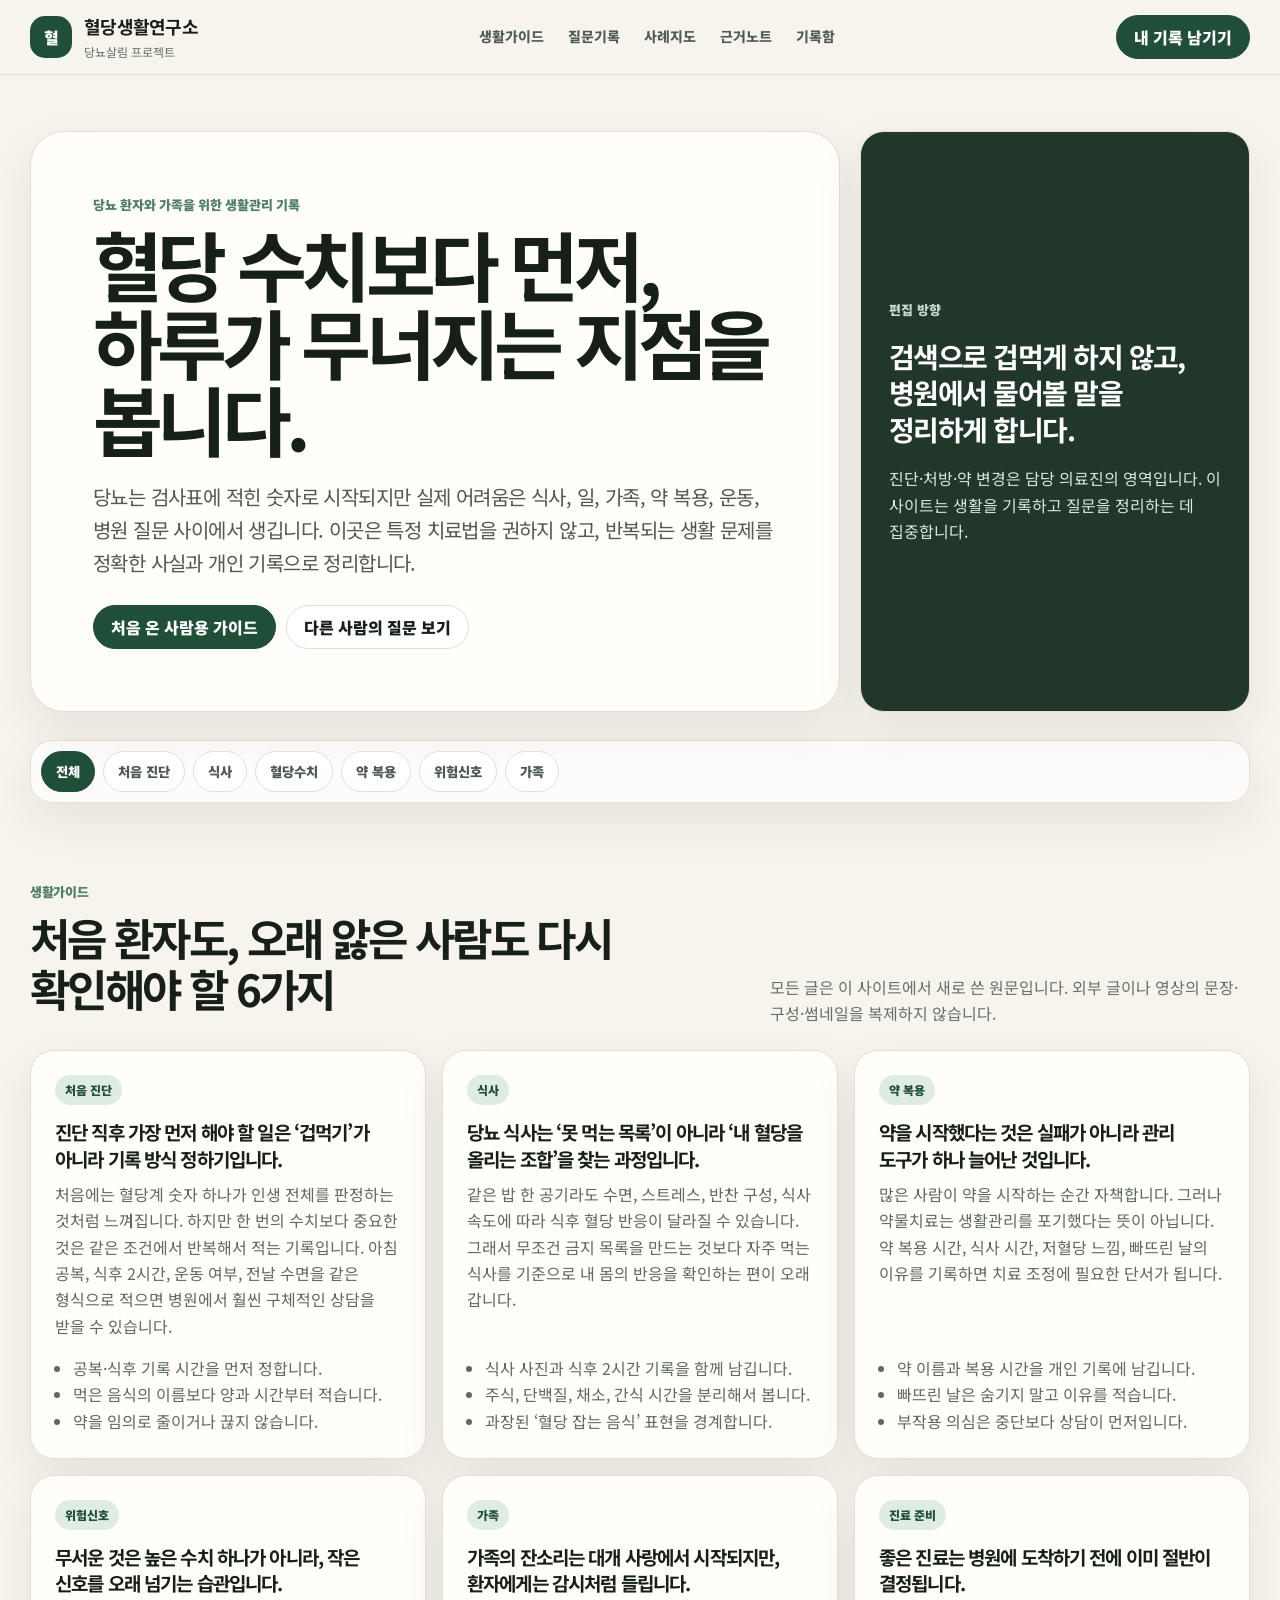
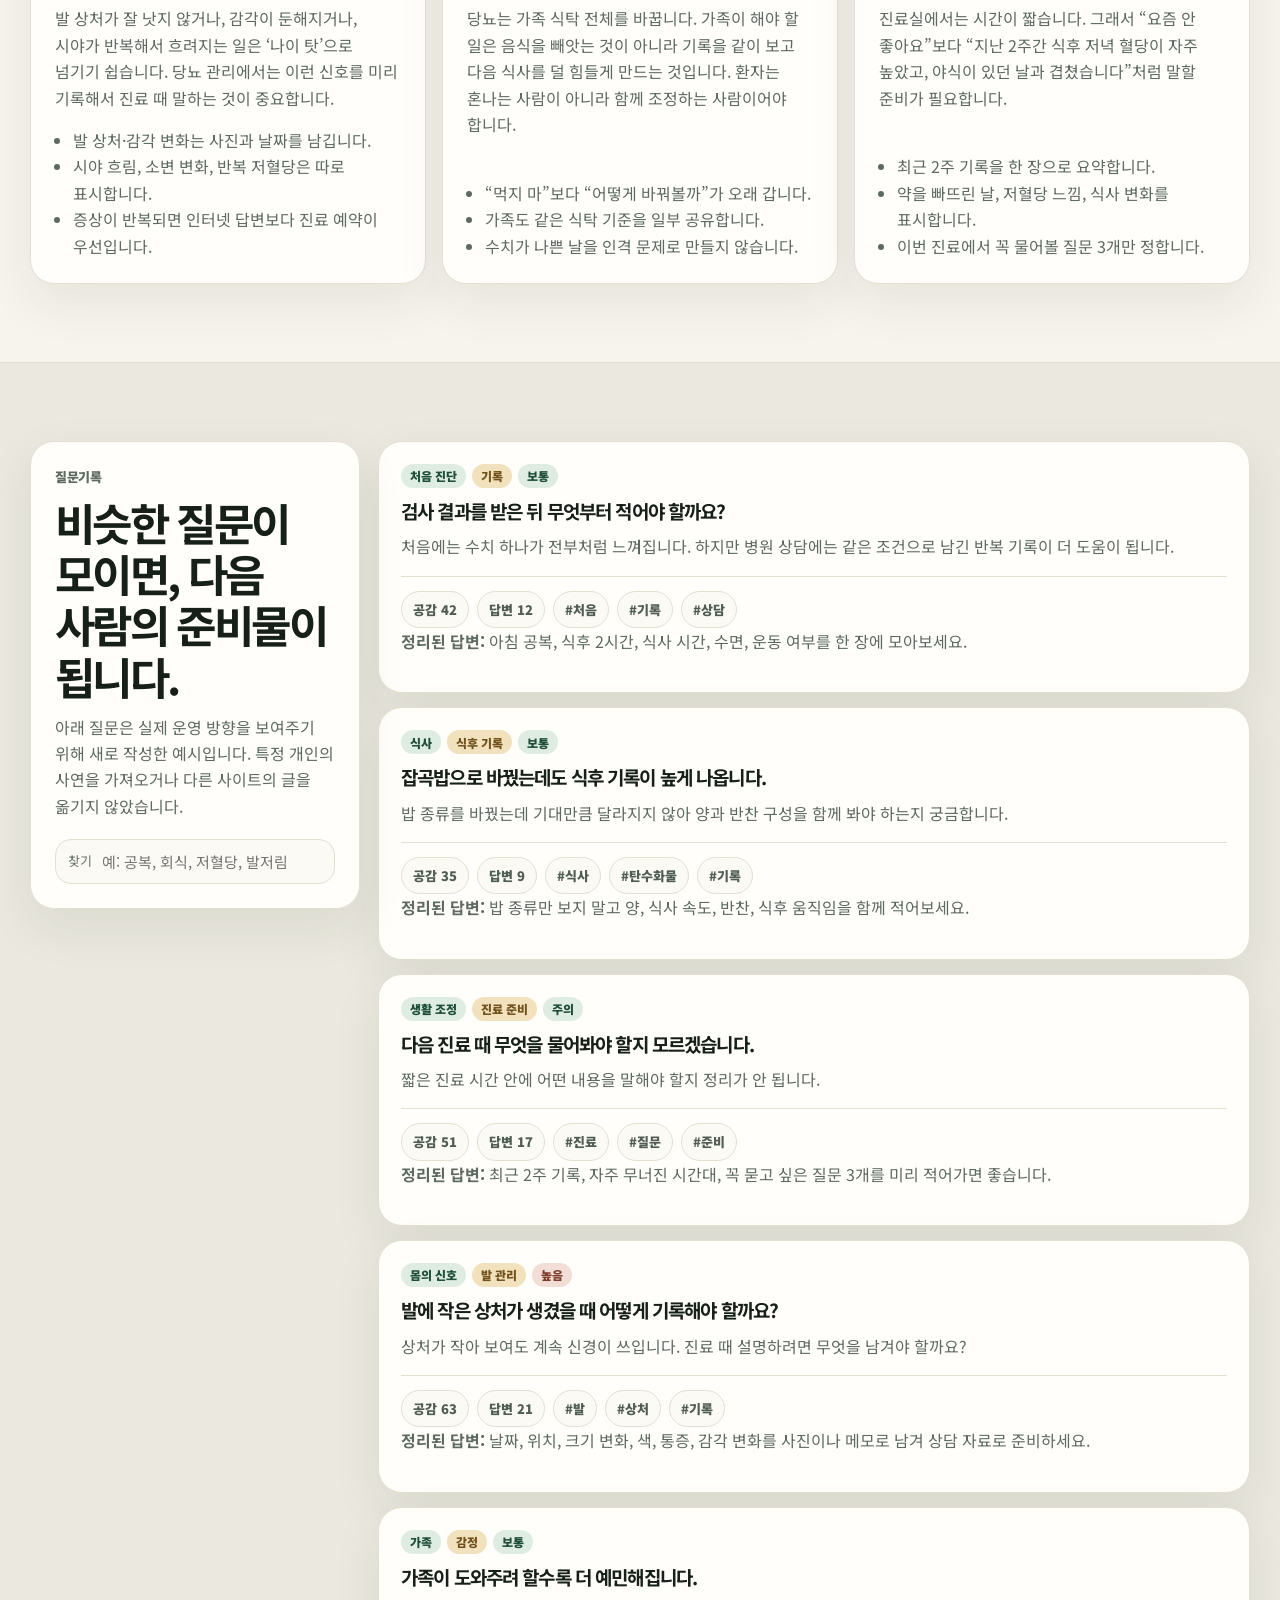
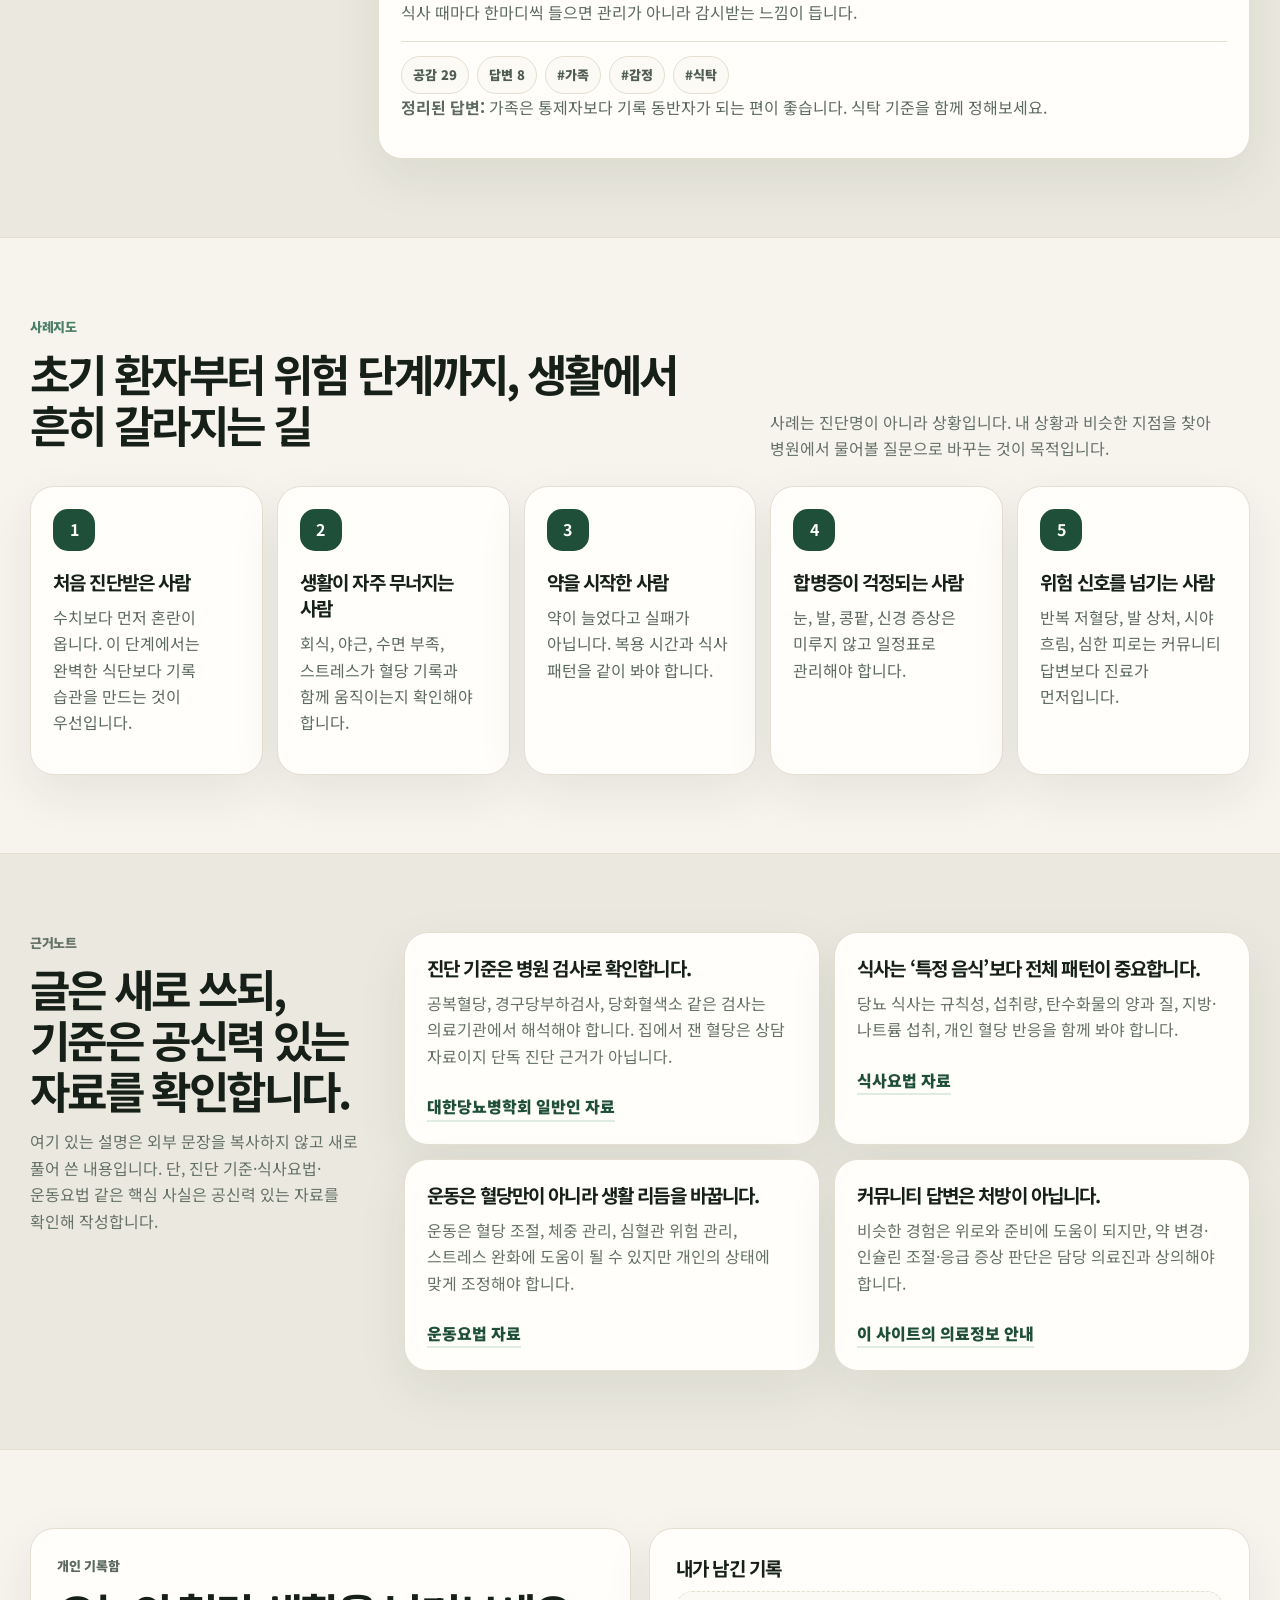
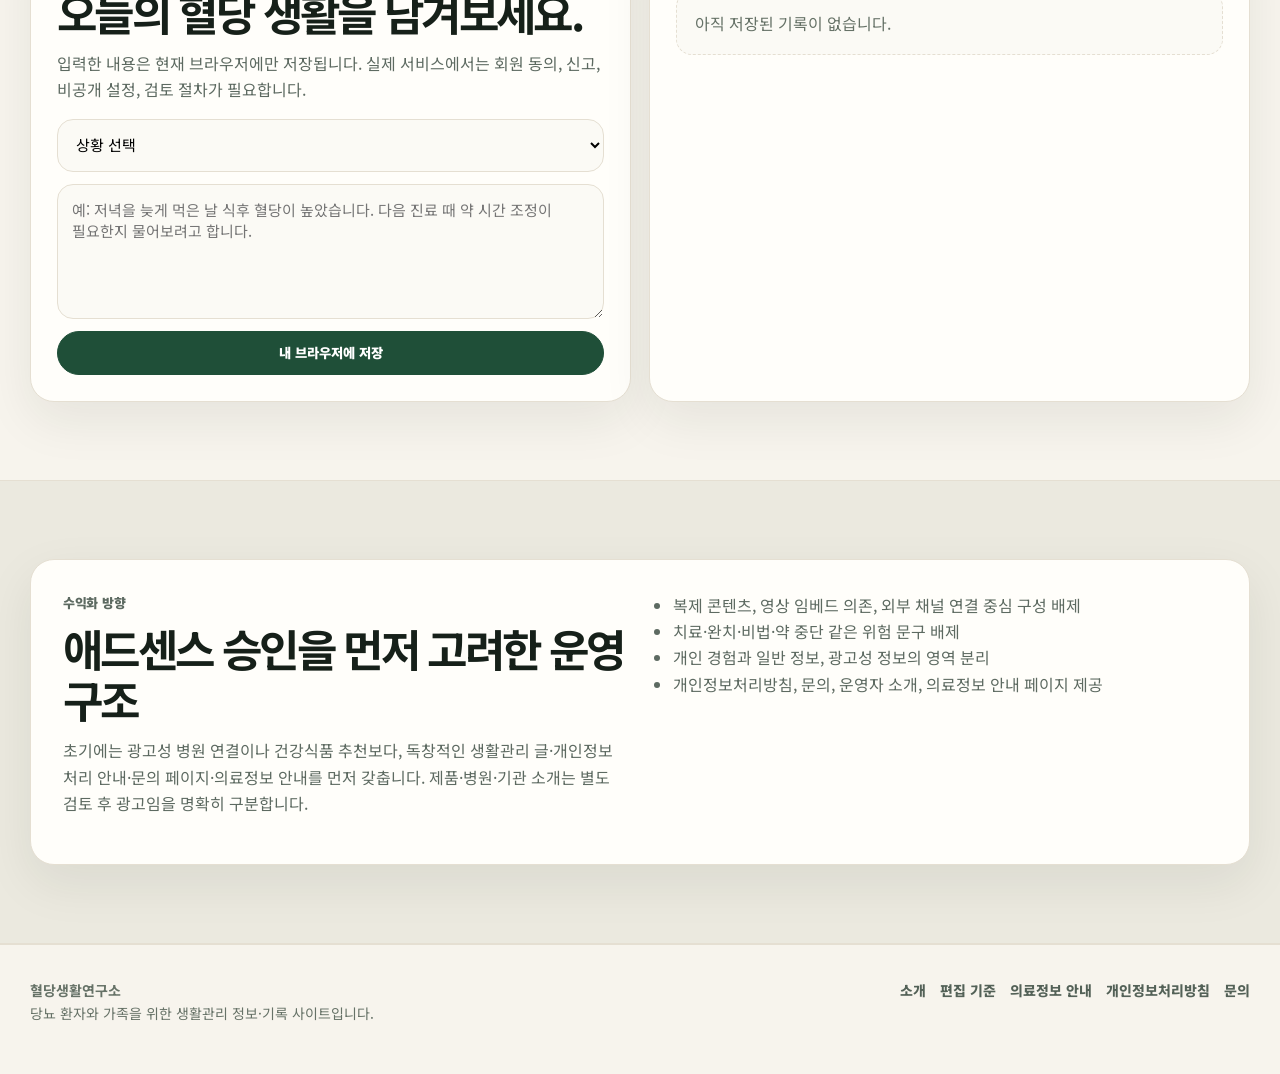
<file: index.html>
<!doctype html>
<html lang="ko">
<head>
  <meta charset="utf-8" />
  <meta name="viewport" content="width=device-width, initial-scale=1" />
  <title>혈당생활연구소 | 당뇨 환자와 가족을 위한 생활관리 기록</title>
  <meta name="description" content="당뇨 환자와 가족이 혈당, 식사, 운동, 약, 진료 준비를 생활 속에서 정리하도록 돕는 독창적인 정보 제공 및 기록형 커뮤니티입니다." />
  <meta name="robots" content="noindex,follow" />
  <meta http-equiv="refresh" content="0; url=/home.html" />
  <link rel="canonical" href="https://diabetes-chi-jade.vercel.app/" />
  <style>
    body{margin:0;min-height:100vh;display:grid;place-items:center;font-family:system-ui,-apple-system,BlinkMacSystemFont,'Noto Sans KR',sans-serif;background:#f8f7f0;color:#18231d}a{color:#24513a;font-weight:800}.box{width:min(92vw,520px);padding:32px;border:1px solid #dfe5d8;border-radius:24px;background:#fff;box-shadow:0 18px 50px rgba(23,33,28,.08);text-align:center}
  </style>
</head>
<body>
  <main class="box">
    <h1>혈당생활연구소로 이동합니다.</h1>
    <p>외부 영상 연결 섹션을 제거하고, 자체 원고 기반 생활관리 화면으로 정리했습니다.</p>
    <p><a href="/home.html">바로 이동하기</a></p>
  </main>
</body>
</html>
</file>
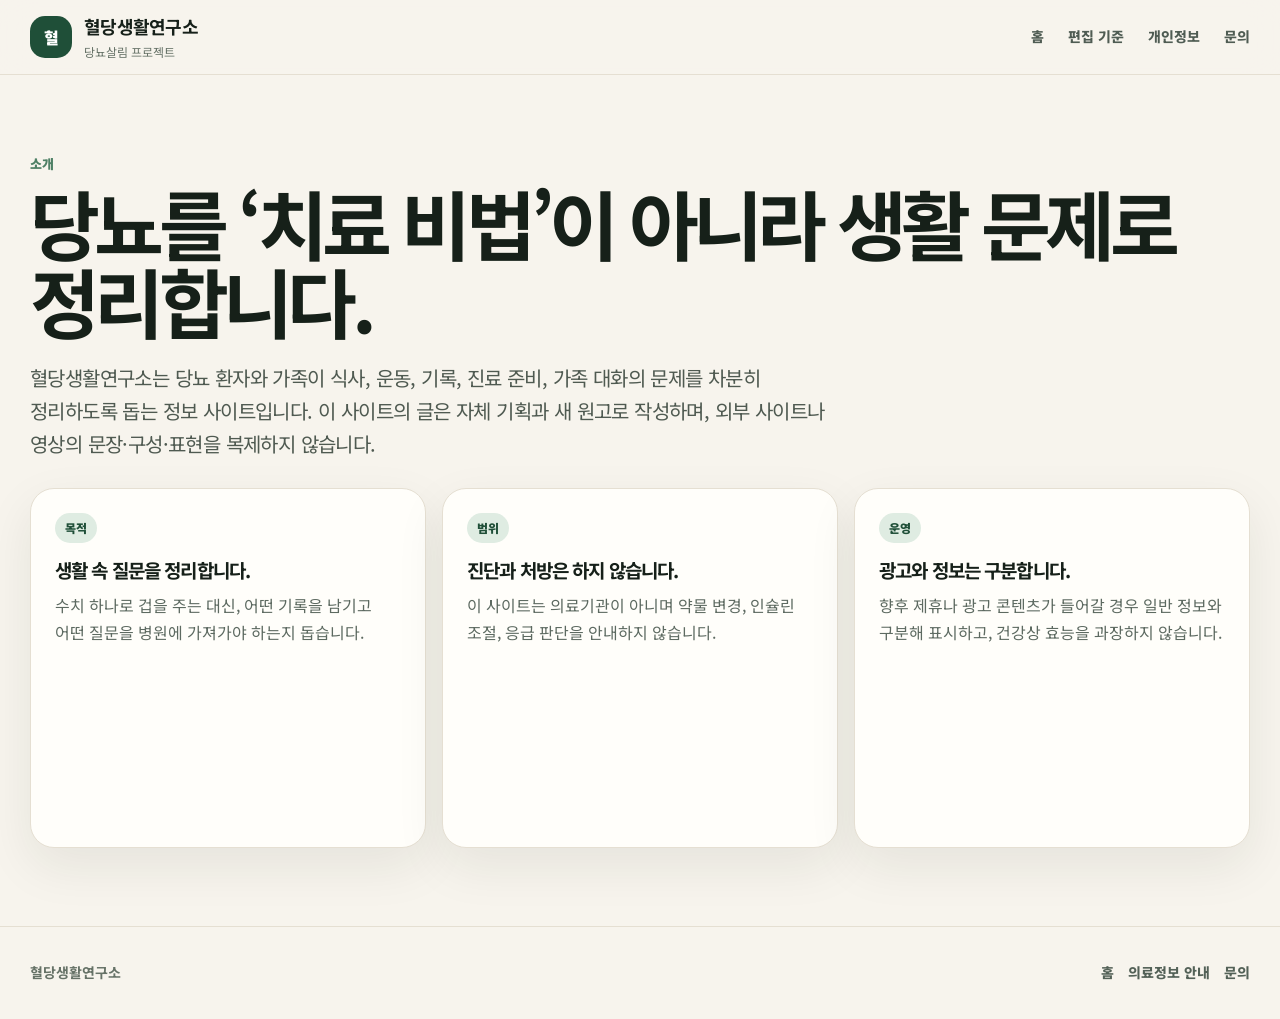
<file: about.html>
<!doctype html><html lang="ko"><head><meta charset="utf-8"><meta name="viewport" content="width=device-width,initial-scale=1"><title>소개 | 혈당생활연구소</title><meta name="description" content="혈당생활연구소의 목적과 운영 방향을 설명합니다."><link rel="preconnect" href="https://fonts.googleapis.com"><link rel="preconnect" href="https://fonts.gstatic.com" crossorigin><link href="https://fonts.googleapis.com/css2?family=Noto+Sans+KR:wght@400;500;700;800;900&display=swap" rel="stylesheet"><link rel="stylesheet" href="/assets/site.css"></head><body><header class="site-header"><div class="wrap nav"><a class="brand" href="/"><span class="brand-mark">혈</span><span><strong>혈당생활연구소</strong><small>당뇨살림 프로젝트</small></span></a><nav class="nav-links"><a href="/">홈</a><a href="/editorial-policy.html">편집 기준</a><a href="/privacy.html">개인정보</a><a href="/contact.html">문의</a></nav></div></header><main class="section"><div class="wrap"><p class="overline">소개</p><h1>당뇨를 ‘치료 비법’이 아니라 생활 문제로 정리합니다.</h1><p class="hero-text">혈당생활연구소는 당뇨 환자와 가족이 식사, 운동, 기록, 진료 준비, 가족 대화의 문제를 차분히 정리하도록 돕는 정보 사이트입니다. 이 사이트의 글은 자체 기획과 새 원고로 작성하며, 외부 사이트나 영상의 문장·구성·표현을 복제하지 않습니다.</p><div class="guide-grid" style="margin-top:28px"><article class="guide-card"><span class="tag">목적</span><h3>생활 속 질문을 정리합니다.</h3><p>수치 하나로 겁을 주는 대신, 어떤 기록을 남기고 어떤 질문을 병원에 가져가야 하는지 돕습니다.</p></article><article class="guide-card"><span class="tag">범위</span><h3>진단과 처방은 하지 않습니다.</h3><p>이 사이트는 의료기관이 아니며 약물 변경, 인슐린 조절, 응급 판단을 안내하지 않습니다.</p></article><article class="guide-card"><span class="tag">운영</span><h3>광고와 정보는 구분합니다.</h3><p>향후 제휴나 광고 콘텐츠가 들어갈 경우 일반 정보와 구분해 표시하고, 건강상 효능을 과장하지 않습니다.</p></article></div></div></main><footer class="site-footer"><div class="wrap footer-grid"><strong>혈당생활연구소</strong><nav><a href="/">홈</a><a href="/medical-disclaimer.html">의료정보 안내</a><a href="/contact.html">문의</a></nav></div></footer></body></html>
</file>
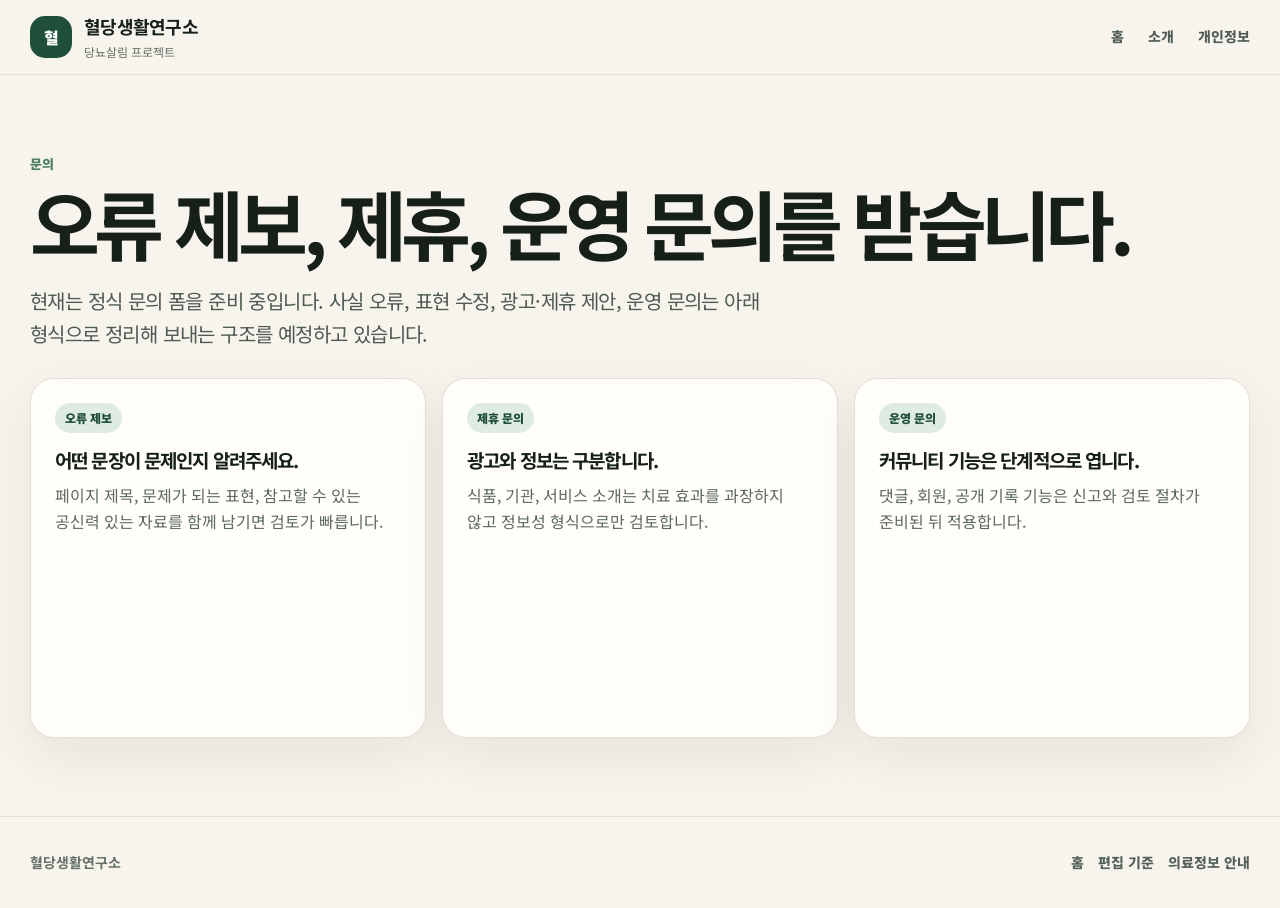
<file: contact.html>
<!doctype html><html lang="ko"><head><meta charset="utf-8"><meta name="viewport" content="width=device-width,initial-scale=1"><title>문의 | 혈당생활연구소</title><meta name="description" content="혈당생활연구소 문의 안내입니다."><link rel="preconnect" href="https://fonts.googleapis.com"><link rel="preconnect" href="https://fonts.gstatic.com" crossorigin><link href="https://fonts.googleapis.com/css2?family=Noto+Sans+KR:wght@400;500;700;800;900&display=swap" rel="stylesheet"><link rel="stylesheet" href="/assets/site.css"></head><body><header class="site-header"><div class="wrap nav"><a class="brand" href="/"><span class="brand-mark">혈</span><span><strong>혈당생활연구소</strong><small>당뇨살림 프로젝트</small></span></a><nav class="nav-links"><a href="/">홈</a><a href="/about.html">소개</a><a href="/privacy.html">개인정보</a></nav></div></header><main class="section"><div class="wrap"><p class="overline">문의</p><h1>오류 제보, 제휴, 운영 문의를 받습니다.</h1><p class="hero-text">현재는 정식 문의 폼을 준비 중입니다. 사실 오류, 표현 수정, 광고·제휴 제안, 운영 문의는 아래 형식으로 정리해 보내는 구조를 예정하고 있습니다.</p><div class="guide-grid" style="margin-top:28px"><article class="guide-card"><span class="tag">오류 제보</span><h3>어떤 문장이 문제인지 알려주세요.</h3><p>페이지 제목, 문제가 되는 표현, 참고할 수 있는 공신력 있는 자료를 함께 남기면 검토가 빠릅니다.</p></article><article class="guide-card"><span class="tag">제휴 문의</span><h3>광고와 정보는 구분합니다.</h3><p>식품, 기관, 서비스 소개는 치료 효과를 과장하지 않고 정보성 형식으로만 검토합니다.</p></article><article class="guide-card"><span class="tag">운영 문의</span><h3>커뮤니티 기능은 단계적으로 엽니다.</h3><p>댓글, 회원, 공개 기록 기능은 신고와 검토 절차가 준비된 뒤 적용합니다.</p></article></div></div></main><footer class="site-footer"><div class="wrap footer-grid"><strong>혈당생활연구소</strong><nav><a href="/">홈</a><a href="/editorial-policy.html">편집 기준</a><a href="/medical-disclaimer.html">의료정보 안내</a></nav></div></footer></body></html>
</file>
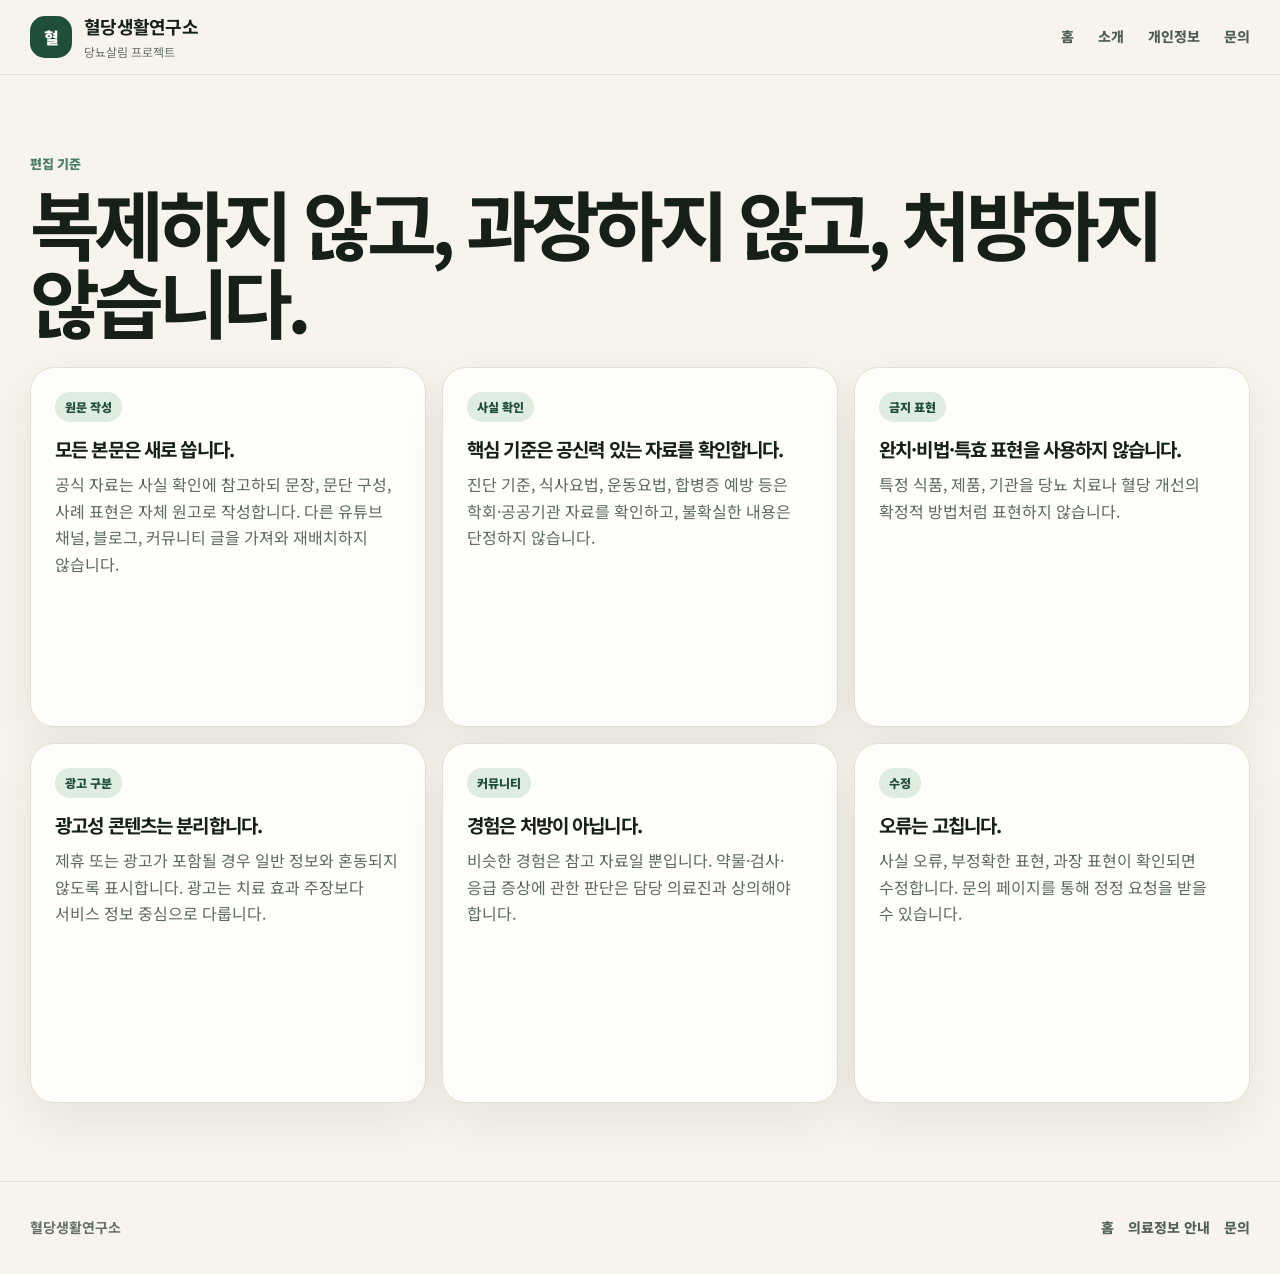
<file: editorial-policy.html>
<!doctype html><html lang="ko"><head><meta charset="utf-8"><meta name="viewport" content="width=device-width,initial-scale=1"><title>편집 기준 | 혈당생활연구소</title><meta name="description" content="혈당생활연구소의 원고 작성, 사실 확인, 광고 구분 기준을 안내합니다."><link rel="preconnect" href="https://fonts.googleapis.com"><link rel="preconnect" href="https://fonts.gstatic.com" crossorigin><link href="https://fonts.googleapis.com/css2?family=Noto+Sans+KR:wght@400;500;700;800;900&display=swap" rel="stylesheet"><link rel="stylesheet" href="/assets/site.css"></head><body><header class="site-header"><div class="wrap nav"><a class="brand" href="/"><span class="brand-mark">혈</span><span><strong>혈당생활연구소</strong><small>당뇨살림 프로젝트</small></span></a><nav class="nav-links"><a href="/">홈</a><a href="/about.html">소개</a><a href="/privacy.html">개인정보</a><a href="/contact.html">문의</a></nav></div></header><main class="section"><div class="wrap"><p class="overline">편집 기준</p><h1>복제하지 않고, 과장하지 않고, 처방하지 않습니다.</h1><div class="guide-grid" style="margin-top:28px"><article class="guide-card"><span class="tag">원문 작성</span><h3>모든 본문은 새로 씁니다.</h3><p>공식 자료는 사실 확인에 참고하되 문장, 문단 구성, 사례 표현은 자체 원고로 작성합니다. 다른 유튜브 채널, 블로그, 커뮤니티 글을 가져와 재배치하지 않습니다.</p></article><article class="guide-card"><span class="tag">사실 확인</span><h3>핵심 기준은 공신력 있는 자료를 확인합니다.</h3><p>진단 기준, 식사요법, 운동요법, 합병증 예방 등은 학회·공공기관 자료를 확인하고, 불확실한 내용은 단정하지 않습니다.</p></article><article class="guide-card"><span class="tag">금지 표현</span><h3>완치·비법·특효 표현을 사용하지 않습니다.</h3><p>특정 식품, 제품, 기관을 당뇨 치료나 혈당 개선의 확정적 방법처럼 표현하지 않습니다.</p></article><article class="guide-card"><span class="tag">광고 구분</span><h3>광고성 콘텐츠는 분리합니다.</h3><p>제휴 또는 광고가 포함될 경우 일반 정보와 혼동되지 않도록 표시합니다. 광고는 치료 효과 주장보다 서비스 정보 중심으로 다룹니다.</p></article><article class="guide-card"><span class="tag">커뮤니티</span><h3>경험은 처방이 아닙니다.</h3><p>비슷한 경험은 참고 자료일 뿐입니다. 약물·검사·응급 증상에 관한 판단은 담당 의료진과 상의해야 합니다.</p></article><article class="guide-card"><span class="tag">수정</span><h3>오류는 고칩니다.</h3><p>사실 오류, 부정확한 표현, 과장 표현이 확인되면 수정합니다. 문의 페이지를 통해 정정 요청을 받을 수 있습니다.</p></article></div></div></main><footer class="site-footer"><div class="wrap footer-grid"><strong>혈당생활연구소</strong><nav><a href="/">홈</a><a href="/medical-disclaimer.html">의료정보 안내</a><a href="/contact.html">문의</a></nav></div></footer></body></html>
</file>
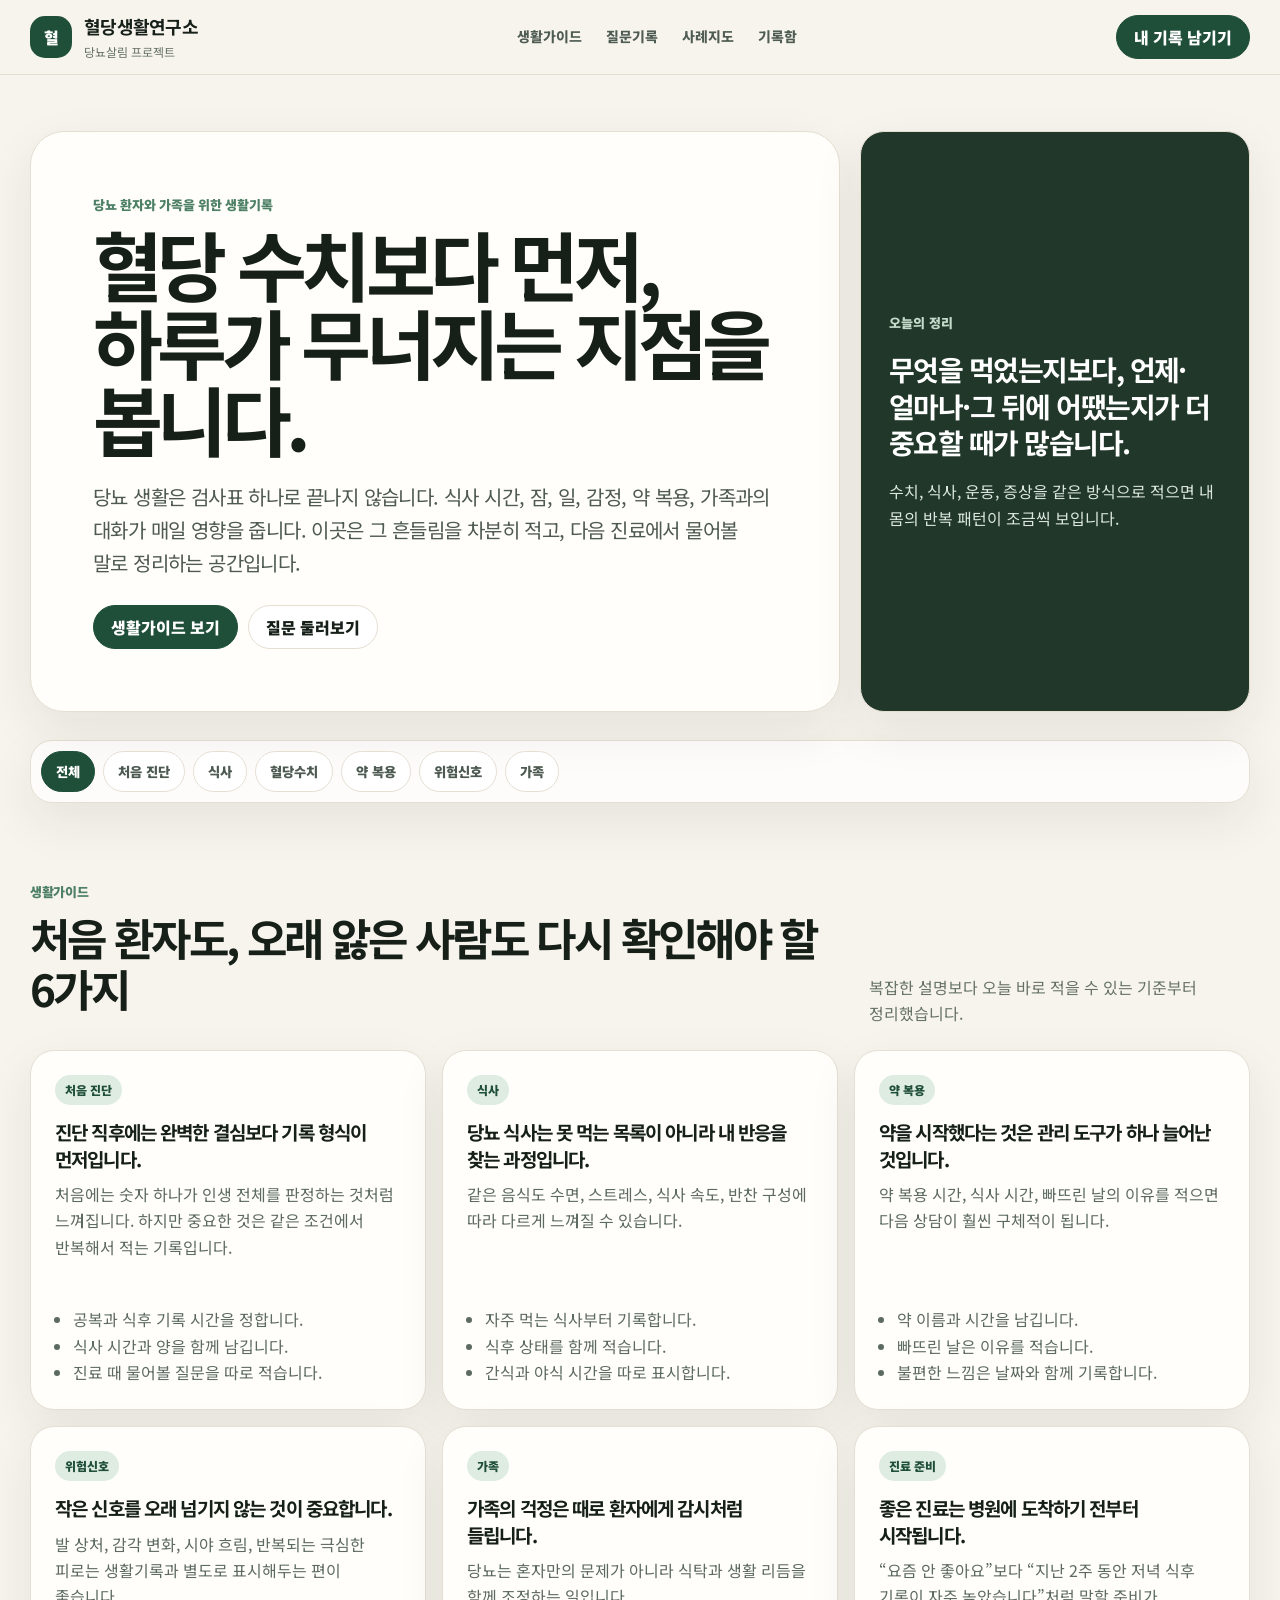
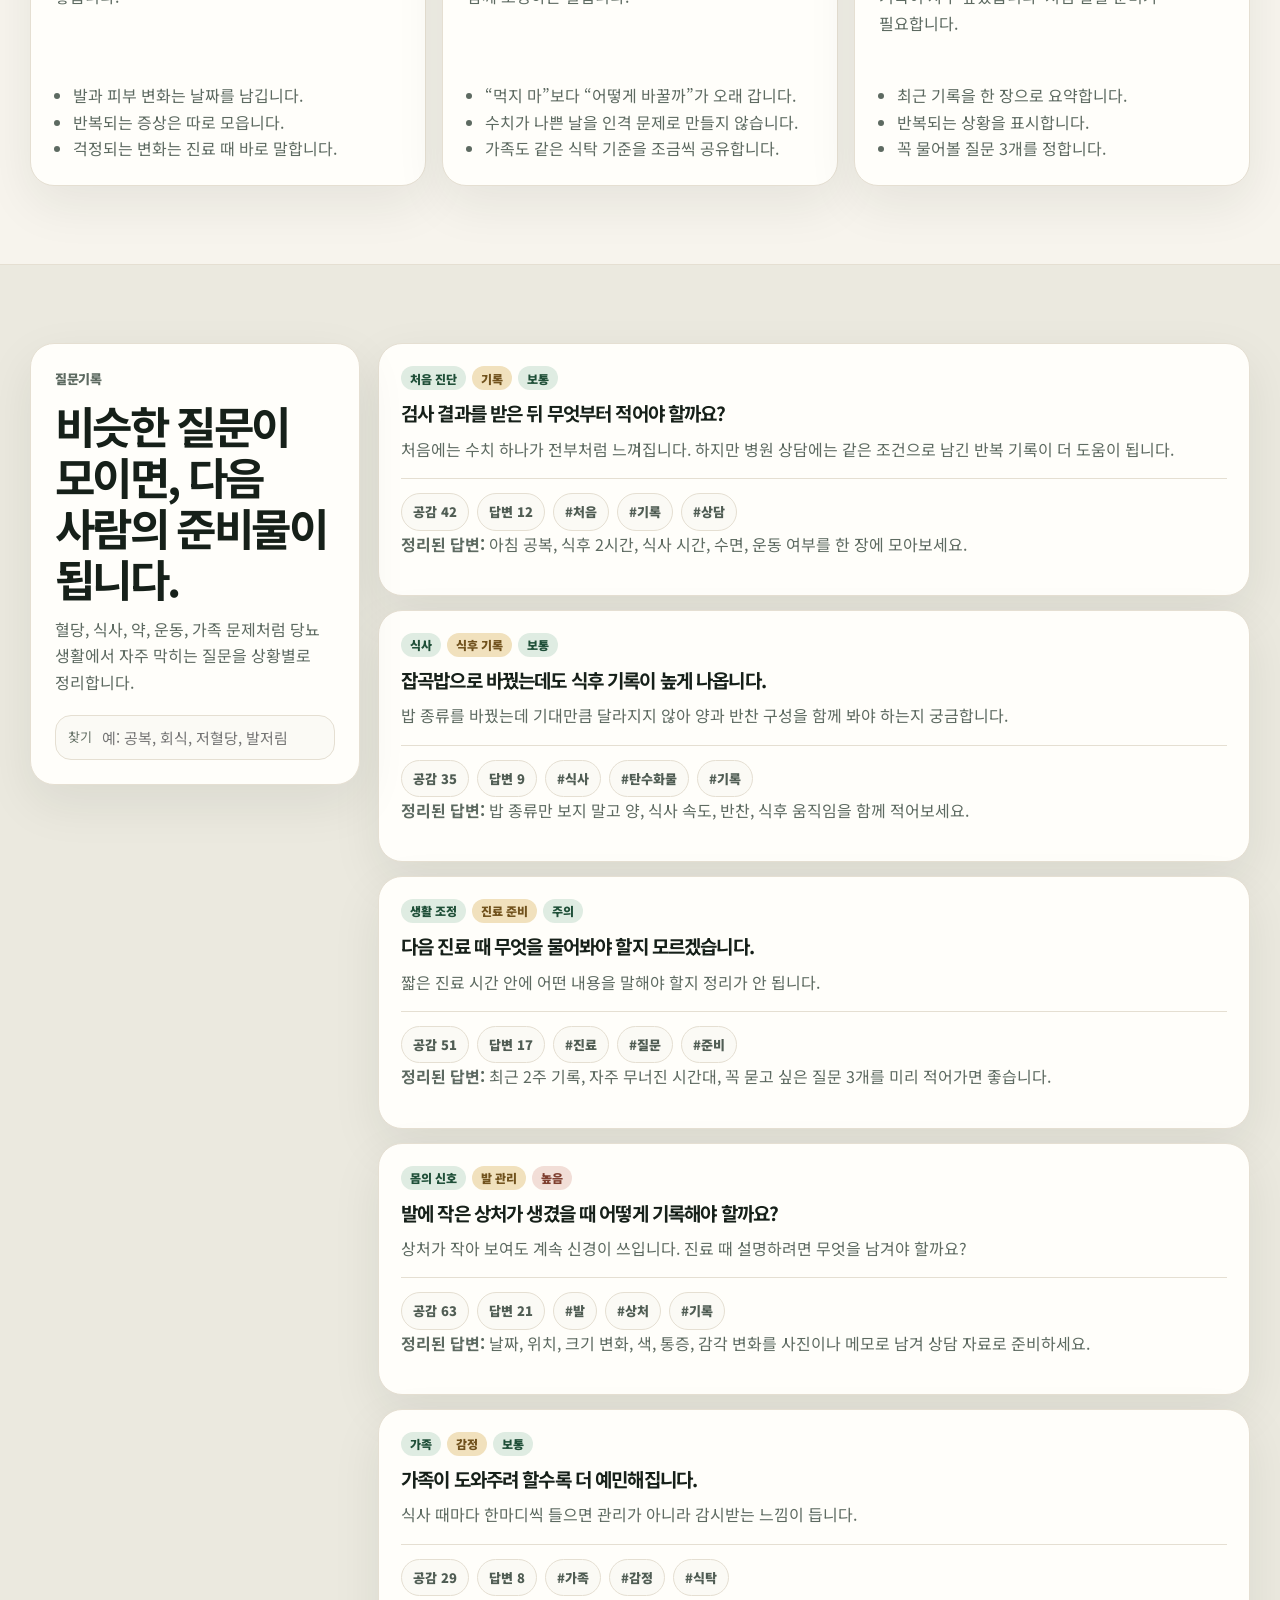
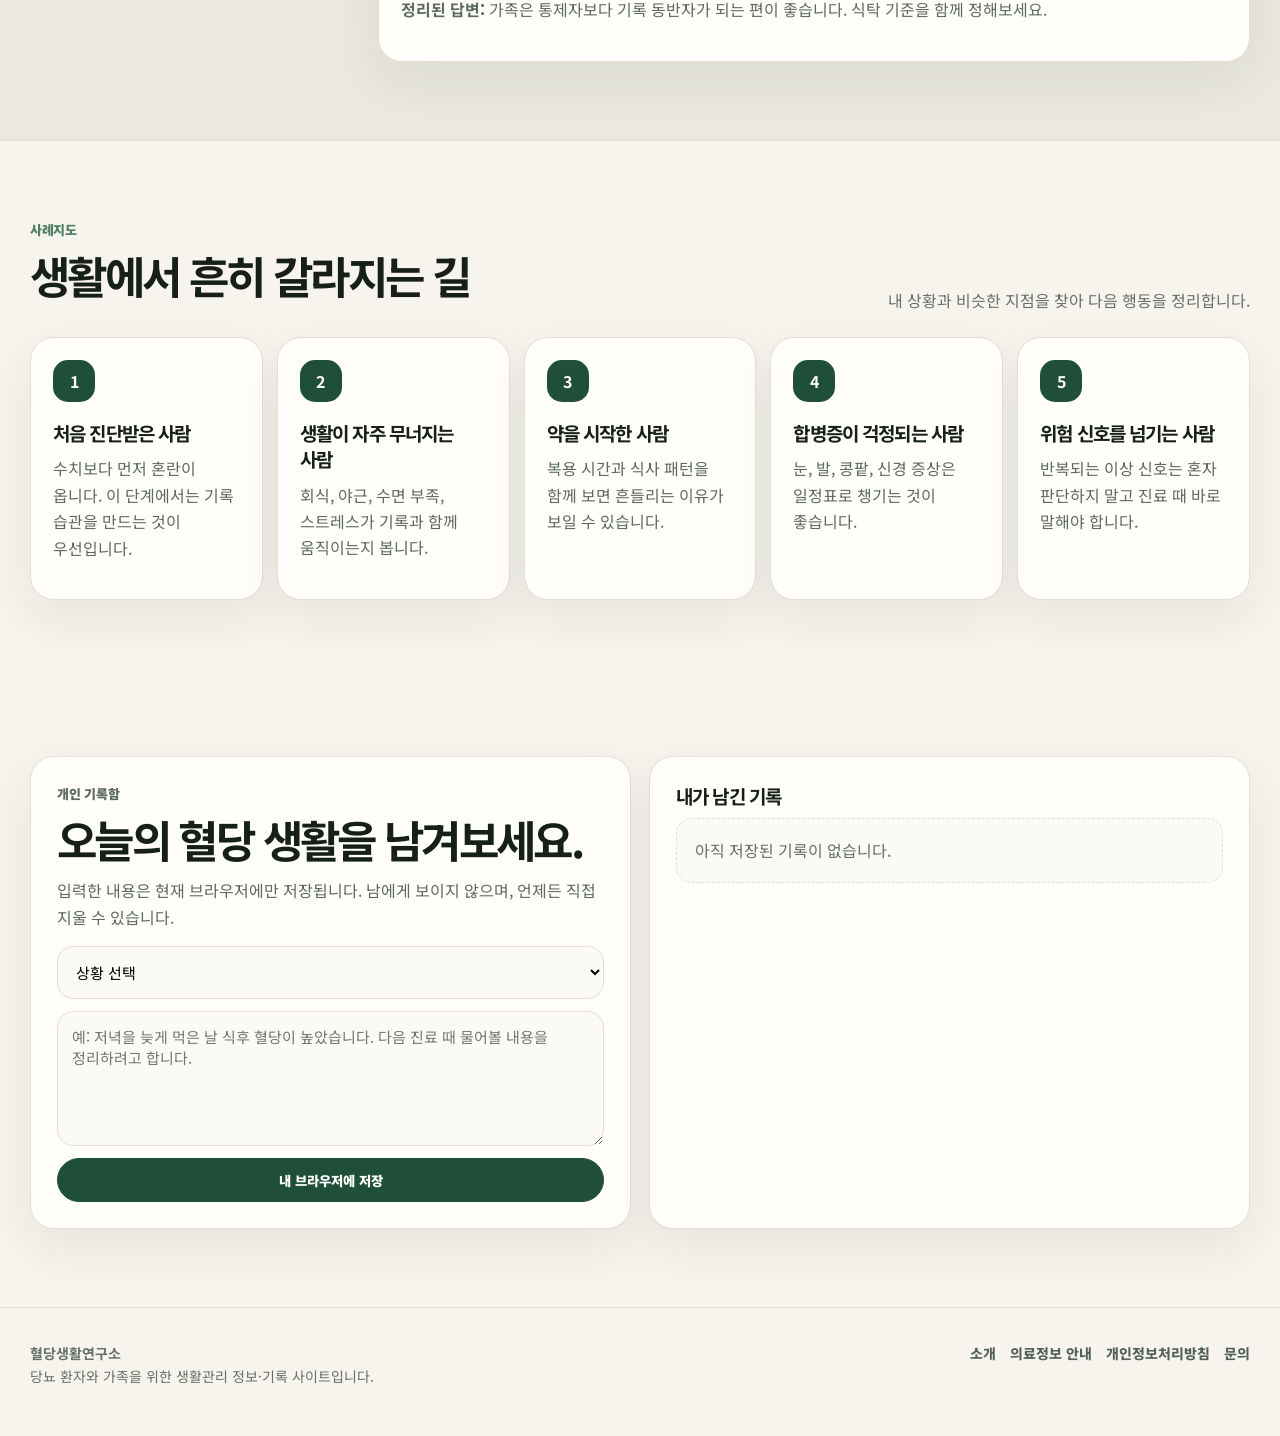
<file: home-clean.html>
<!doctype html>
<html lang="ko">
<head>
  <meta charset="utf-8" />
  <meta name="viewport" content="width=device-width, initial-scale=1" />
  <title>혈당생활연구소 | 당뇨 생활을 기록하고 묻는 공간</title>
  <meta name="description" content="당뇨 환자와 가족이 혈당, 식사, 운동, 약 복용, 진료 질문을 생활 속에서 차분히 정리하는 정보와 기록 공간입니다." />
  <meta name="robots" content="index,follow" />
  <link rel="canonical" href="https://diabetes-chi-jade.vercel.app/" />
  <link rel="preconnect" href="https://fonts.googleapis.com">
  <link rel="preconnect" href="https://fonts.gstatic.com" crossorigin>
  <link href="https://fonts.googleapis.com/css2?family=Noto+Sans+KR:wght@400;500;700;800;900&display=swap" rel="stylesheet">
  <link rel="stylesheet" href="/assets/site.css" />
</head>
<body>
  <header class="site-header">
    <div class="wrap nav">
      <a class="brand" href="/" aria-label="혈당생활연구소 홈">
        <span class="brand-mark">혈</span>
        <span><strong>혈당생활연구소</strong><small>당뇨살림 프로젝트</small></span>
      </a>
      <nav class="nav-links" aria-label="주요 메뉴">
        <a href="#guide">생활가이드</a>
        <a href="#questions">질문기록</a>
        <a href="#cases">사례지도</a>
        <a href="#community">기록함</a>
      </nav>
      <a class="nav-cta" href="#community">내 기록 남기기</a>
    </div>
  </header>

  <main>
    <section class="hero">
      <div class="wrap hero-grid">
        <div class="hero-copy">
          <p class="overline">당뇨 환자와 가족을 위한 생활기록</p>
          <h1>혈당 수치보다 먼저, 하루가 무너지는 지점을 봅니다.</h1>
          <p class="hero-text">당뇨 생활은 검사표 하나로 끝나지 않습니다. 식사 시간, 잠, 일, 감정, 약 복용, 가족과의 대화가 매일 영향을 줍니다. 이곳은 그 흔들림을 차분히 적고, 다음 진료에서 물어볼 말로 정리하는 공간입니다.</p>
          <div class="hero-actions">
            <a class="btn primary" href="#guide">생활가이드 보기</a>
            <a class="btn" href="#questions">질문 둘러보기</a>
          </div>
        </div>
        <aside class="hero-card" aria-label="오늘의 정리">
          <span>오늘의 정리</span>
          <strong>무엇을 먹었는지보다, 언제·얼마나·그 뒤에 어땠는지가 더 중요할 때가 많습니다.</strong>
          <p>수치, 식사, 운동, 증상을 같은 방식으로 적으면 내 몸의 반복 패턴이 조금씩 보입니다.</p>
        </aside>
      </div>
    </section>

    <section class="quick-panel wrap" aria-label="빠른 탐색">
      <button class="quick active" data-filter="all">전체</button>
      <button class="quick" data-filter="first">처음 진단</button>
      <button class="quick" data-filter="meal">식사</button>
      <button class="quick" data-filter="number">혈당수치</button>
      <button class="quick" data-filter="medicine">약 복용</button>
      <button class="quick" data-filter="risk">위험신호</button>
      <button class="quick" data-filter="family">가족</button>
    </section>

    <section class="section" id="guide">
      <div class="wrap split-head">
        <div>
          <p class="overline">생활가이드</p>
          <h2>처음 환자도, 오래 앓은 사람도 다시 확인해야 할 6가지</h2>
        </div>
        <p class="section-copy">복잡한 설명보다 오늘 바로 적을 수 있는 기준부터 정리했습니다.</p>
      </div>
      <div class="wrap guide-grid" id="guideGrid">
        <article class="guide-card" data-cat="first number"><span class="tag">처음 진단</span><h3>진단 직후에는 완벽한 결심보다 기록 형식이 먼저입니다.</h3><p>처음에는 숫자 하나가 인생 전체를 판정하는 것처럼 느껴집니다. 하지만 중요한 것은 같은 조건에서 반복해서 적는 기록입니다.</p><ul><li>공복과 식후 기록 시간을 정합니다.</li><li>식사 시간과 양을 함께 남깁니다.</li><li>진료 때 물어볼 질문을 따로 적습니다.</li></ul></article>
        <article class="guide-card" data-cat="meal number"><span class="tag">식사</span><h3>당뇨 식사는 못 먹는 목록이 아니라 내 반응을 찾는 과정입니다.</h3><p>같은 음식도 수면, 스트레스, 식사 속도, 반찬 구성에 따라 다르게 느껴질 수 있습니다.</p><ul><li>자주 먹는 식사부터 기록합니다.</li><li>식후 상태를 함께 적습니다.</li><li>간식과 야식 시간을 따로 표시합니다.</li></ul></article>
        <article class="guide-card" data-cat="medicine first"><span class="tag">약 복용</span><h3>약을 시작했다는 것은 관리 도구가 하나 늘어난 것입니다.</h3><p>약 복용 시간, 식사 시간, 빠뜨린 날의 이유를 적으면 다음 상담이 훨씬 구체적이 됩니다.</p><ul><li>약 이름과 시간을 남깁니다.</li><li>빠뜨린 날은 이유를 적습니다.</li><li>불편한 느낌은 날짜와 함께 기록합니다.</li></ul></article>
        <article class="guide-card" data-cat="risk number"><span class="tag">위험신호</span><h3>작은 신호를 오래 넘기지 않는 것이 중요합니다.</h3><p>발 상처, 감각 변화, 시야 흐림, 반복되는 극심한 피로는 생활기록과 별도로 표시해두는 편이 좋습니다.</p><ul><li>발과 피부 변화는 날짜를 남깁니다.</li><li>반복되는 증상은 따로 모읍니다.</li><li>걱정되는 변화는 진료 때 바로 말합니다.</li></ul></article>
        <article class="guide-card" data-cat="family"><span class="tag">가족</span><h3>가족의 걱정은 때로 환자에게 감시처럼 들립니다.</h3><p>당뇨는 혼자만의 문제가 아니라 식탁과 생활 리듬을 함께 조정하는 일입니다.</p><ul><li>“먹지 마”보다 “어떻게 바꿀까”가 오래 갑니다.</li><li>수치가 나쁜 날을 인격 문제로 만들지 않습니다.</li><li>가족도 같은 식탁 기준을 조금씩 공유합니다.</li></ul></article>
        <article class="guide-card" data-cat="first risk medicine"><span class="tag">진료 준비</span><h3>좋은 진료는 병원에 도착하기 전부터 시작됩니다.</h3><p>“요즘 안 좋아요”보다 “지난 2주 동안 저녁 식후 기록이 자주 높았습니다”처럼 말할 준비가 필요합니다.</p><ul><li>최근 기록을 한 장으로 요약합니다.</li><li>반복되는 상황을 표시합니다.</li><li>꼭 물어볼 질문 3개를 정합니다.</li></ul></article>
      </div>
    </section>

    <section class="section soft" id="questions">
      <div class="wrap board-layout">
        <aside class="board-side">
          <p class="overline">질문기록</p>
          <h2>비슷한 질문이 모이면, 다음 사람의 준비물이 됩니다.</h2>
          <p>혈당, 식사, 약, 운동, 가족 문제처럼 당뇨 생활에서 자주 막히는 질문을 상황별로 정리합니다.</p>
          <label class="search-box"><span>찾기</span><input id="boardSearch" type="search" placeholder="예: 공복, 회식, 저혈당, 발저림"></label>
        </aside>
        <div class="thread-list" id="threadList"></div>
      </div>
    </section>

    <section class="section" id="cases">
      <div class="wrap split-head"><div><p class="overline">사례지도</p><h2>생활에서 흔히 갈라지는 길</h2></div><p class="section-copy">내 상황과 비슷한 지점을 찾아 다음 행동을 정리합니다.</p></div>
      <div class="wrap case-grid">
        <article class="case-card"><b>1</b><h3>처음 진단받은 사람</h3><p>수치보다 먼저 혼란이 옵니다. 이 단계에서는 기록 습관을 만드는 것이 우선입니다.</p></article>
        <article class="case-card"><b>2</b><h3>생활이 자주 무너지는 사람</h3><p>회식, 야근, 수면 부족, 스트레스가 기록과 함께 움직이는지 봅니다.</p></article>
        <article class="case-card"><b>3</b><h3>약을 시작한 사람</h3><p>복용 시간과 식사 패턴을 함께 보면 흔들리는 이유가 보일 수 있습니다.</p></article>
        <article class="case-card"><b>4</b><h3>합병증이 걱정되는 사람</h3><p>눈, 발, 콩팥, 신경 증상은 일정표로 챙기는 것이 좋습니다.</p></article>
        <article class="case-card"><b>5</b><h3>위험 신호를 넘기는 사람</h3><p>반복되는 이상 신호는 혼자 판단하지 말고 진료 때 바로 말해야 합니다.</p></article>
      </div>
    </section>

    <section class="section" id="community">
      <div class="wrap community-grid">
        <div class="record-panel">
          <p class="overline">개인 기록함</p>
          <h2>오늘의 혈당 생활을 남겨보세요.</h2>
          <p>입력한 내용은 현재 브라우저에만 저장됩니다. 남에게 보이지 않으며, 언제든 직접 지울 수 있습니다.</p>
          <form id="recordForm" class="record-form"><select id="recordType" required><option value="">상황 선택</option><option>처음 진단</option><option>식사 후 혈당</option><option>약 복용</option><option>운동</option><option>가족·감정</option><option>병원 질문</option></select><textarea id="recordText" rows="5" placeholder="예: 저녁을 늦게 먹은 날 식후 혈당이 높았습니다. 다음 진료 때 물어볼 내용을 정리하려고 합니다." required></textarea><button class="btn primary" type="submit">내 브라우저에 저장</button></form>
        </div>
        <div class="my-records"><h3>내가 남긴 기록</h3><div id="myRecords" class="empty">아직 저장된 기록이 없습니다.</div></div>
      </div>
    </section>
  </main>

  <footer class="site-footer"><div class="wrap footer-grid"><div><strong>혈당생활연구소</strong><p>당뇨 환자와 가족을 위한 생활관리 정보·기록 사이트입니다.</p></div><nav><a href="/about.html">소개</a><a href="/medical-disclaimer.html">의료정보 안내</a><a href="/privacy.html">개인정보처리방침</a><a href="/contact.html">문의</a></nav></div></footer>
  <script src="/assets/site.js"></script>
</body>
</html>
</file>
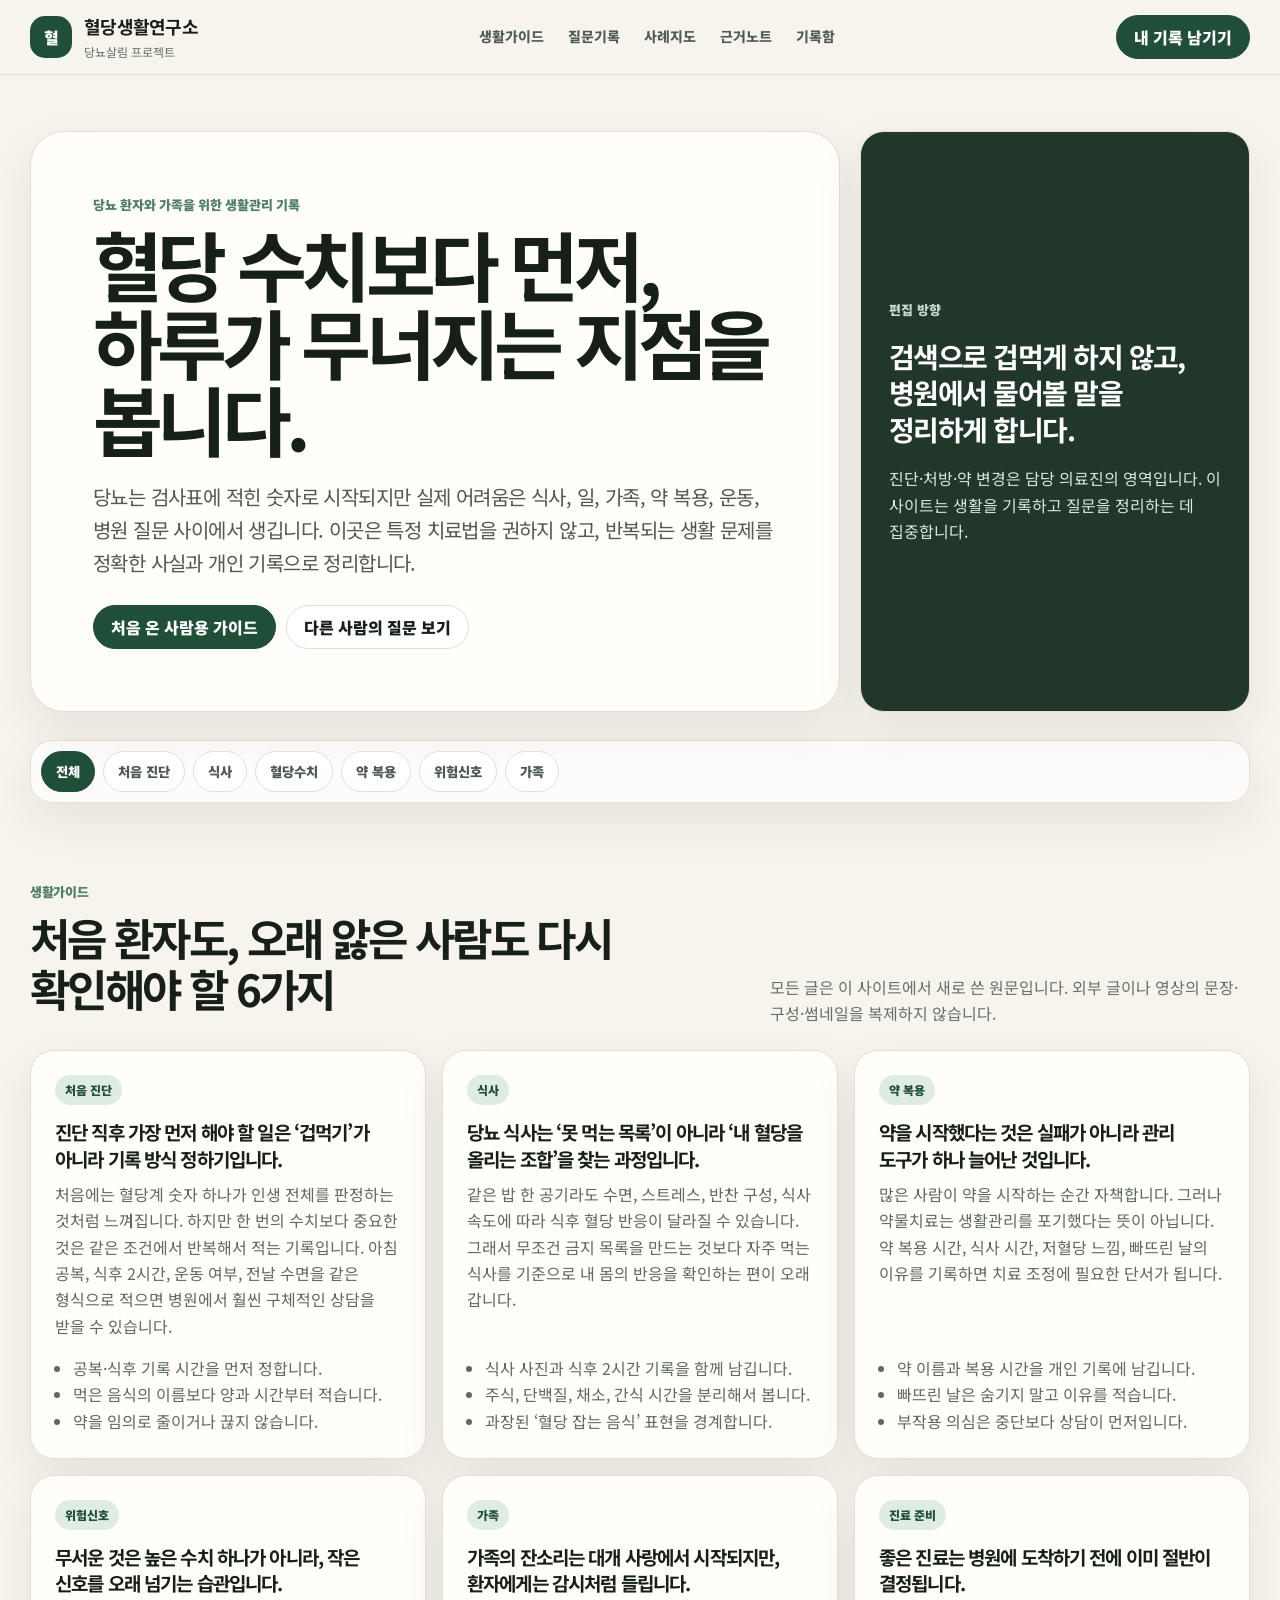
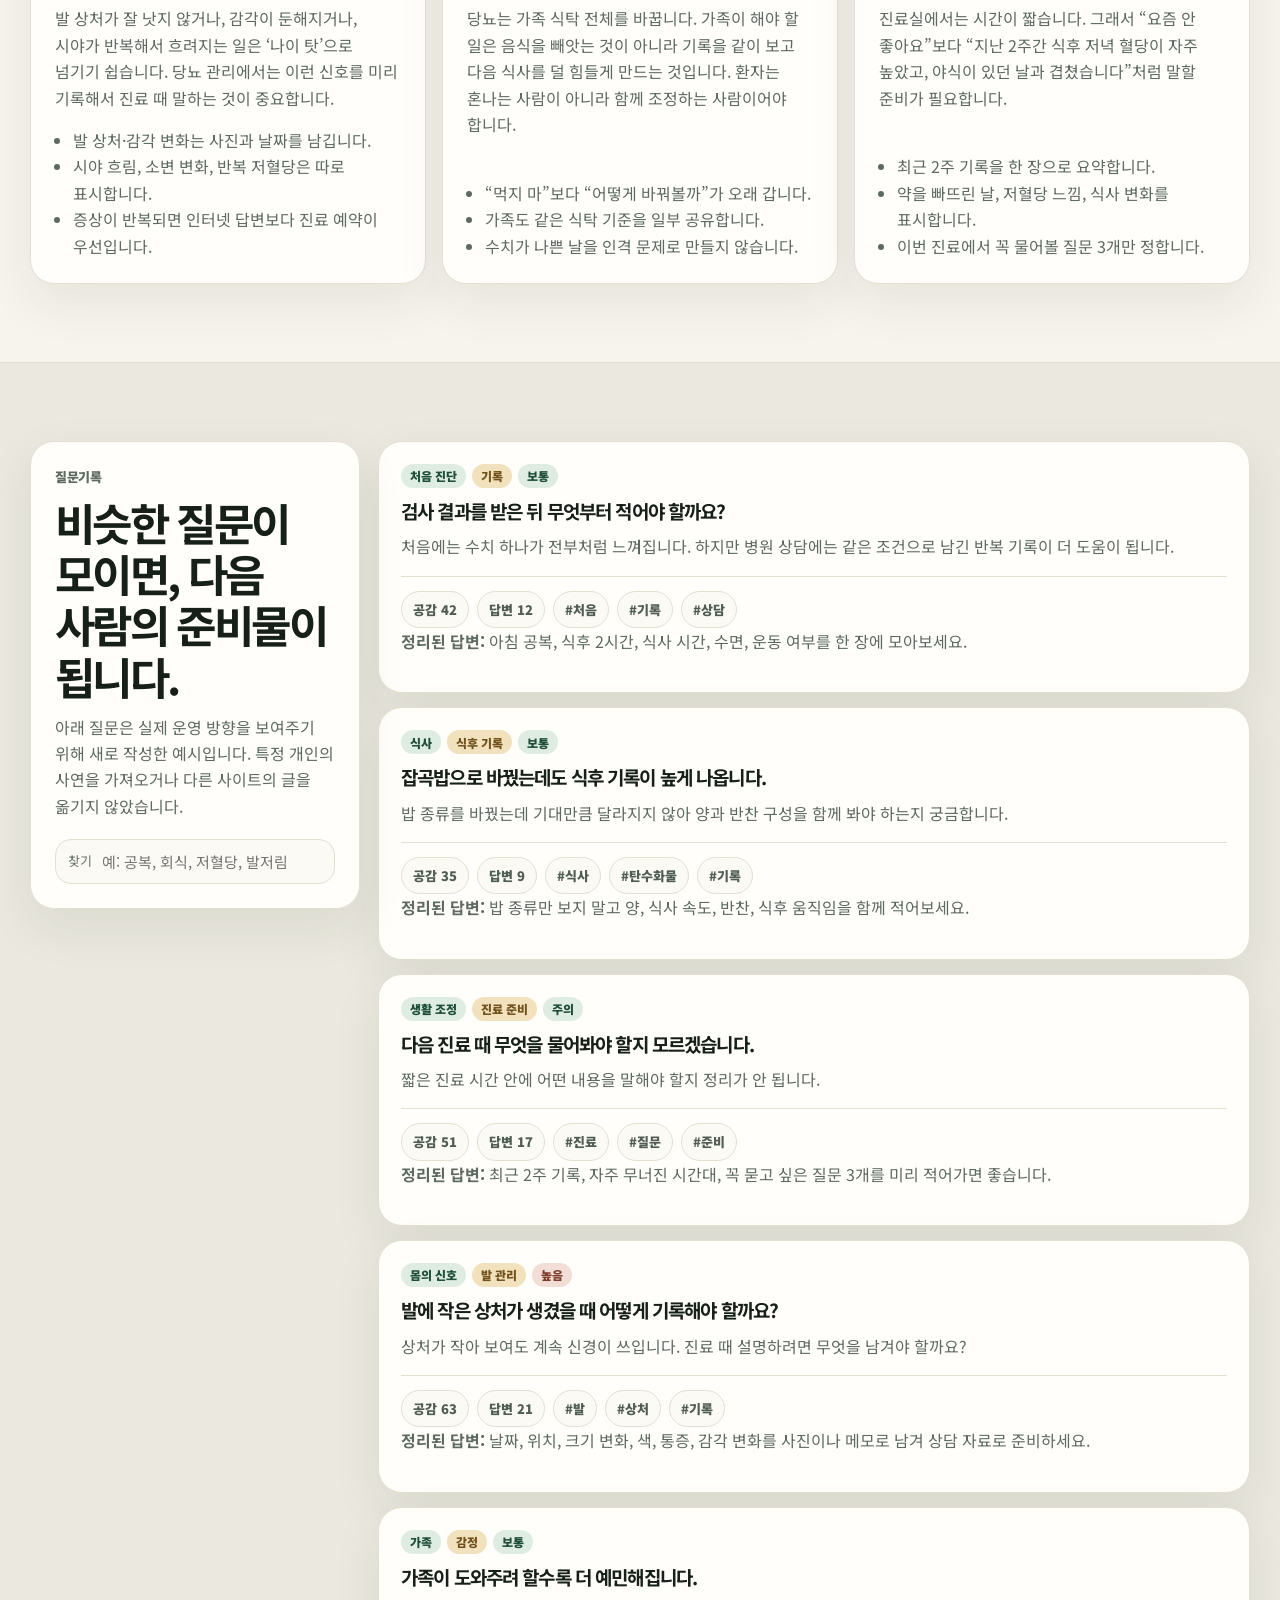
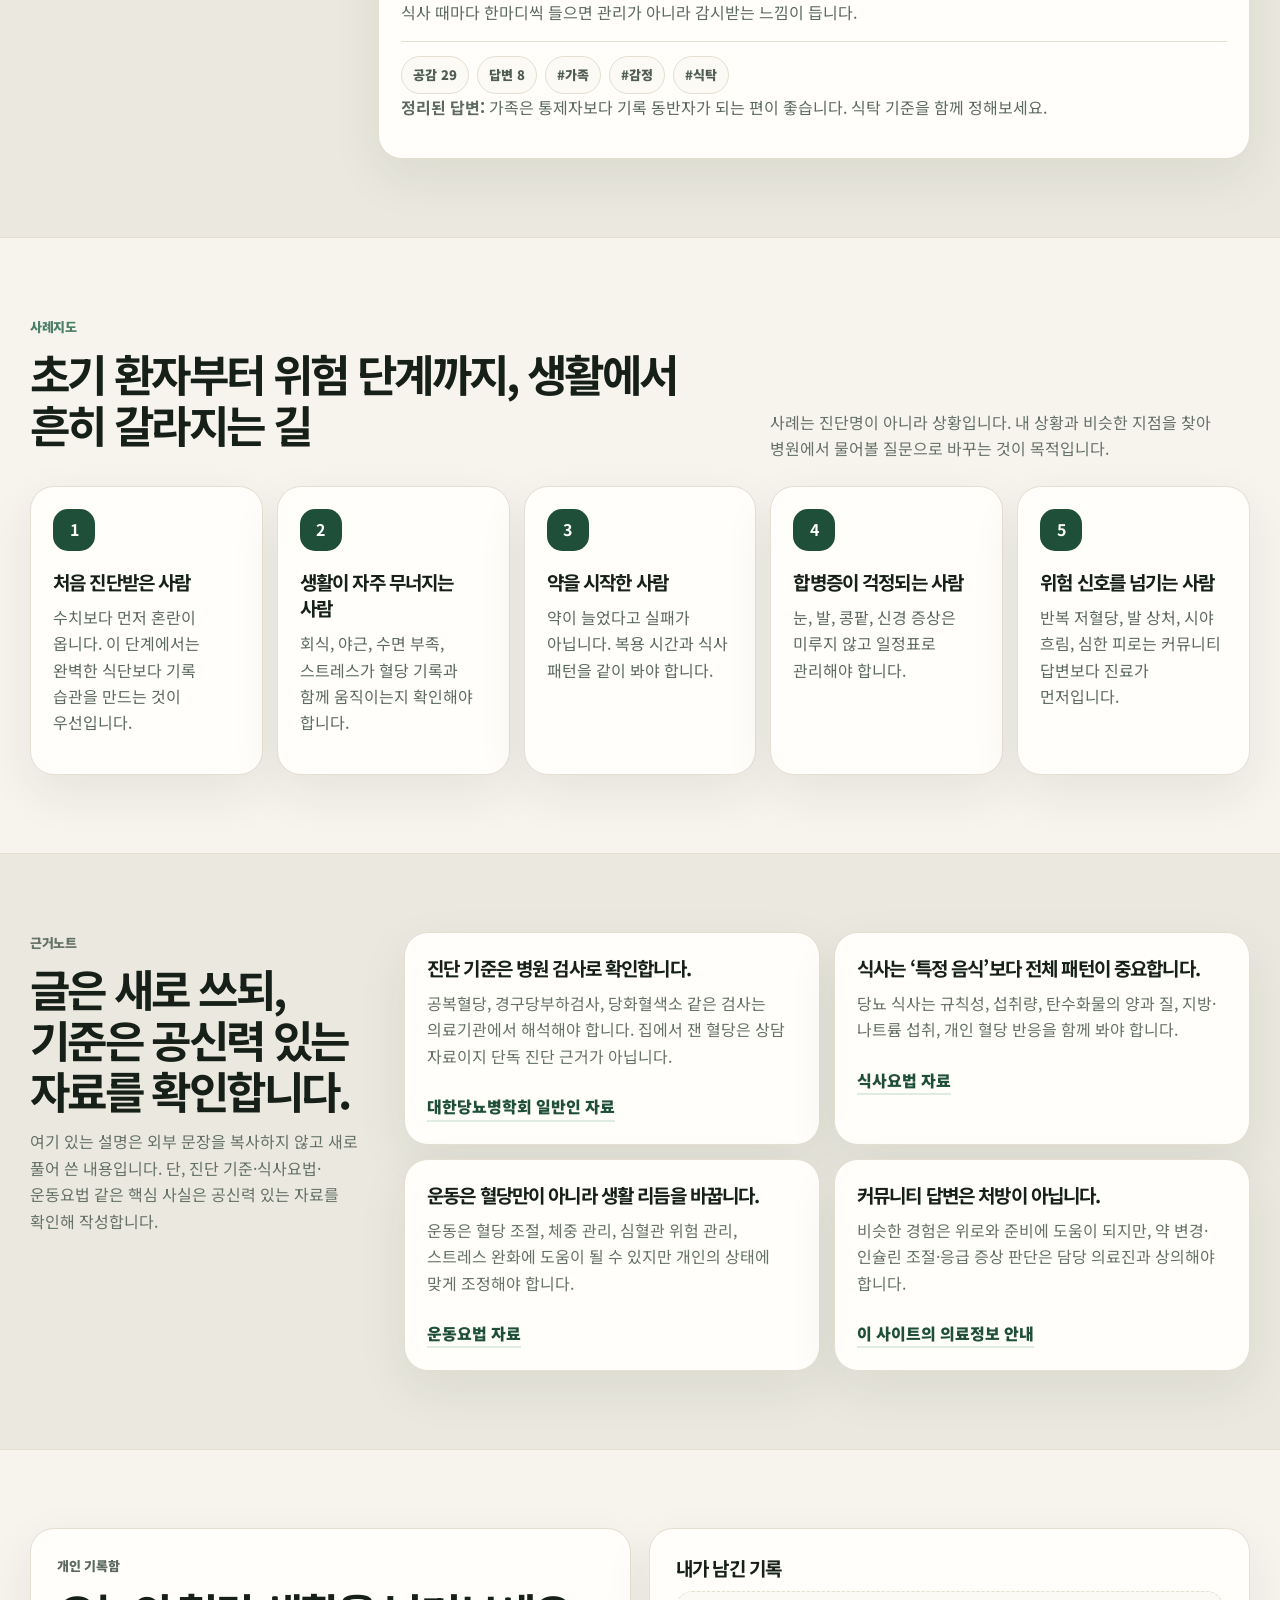
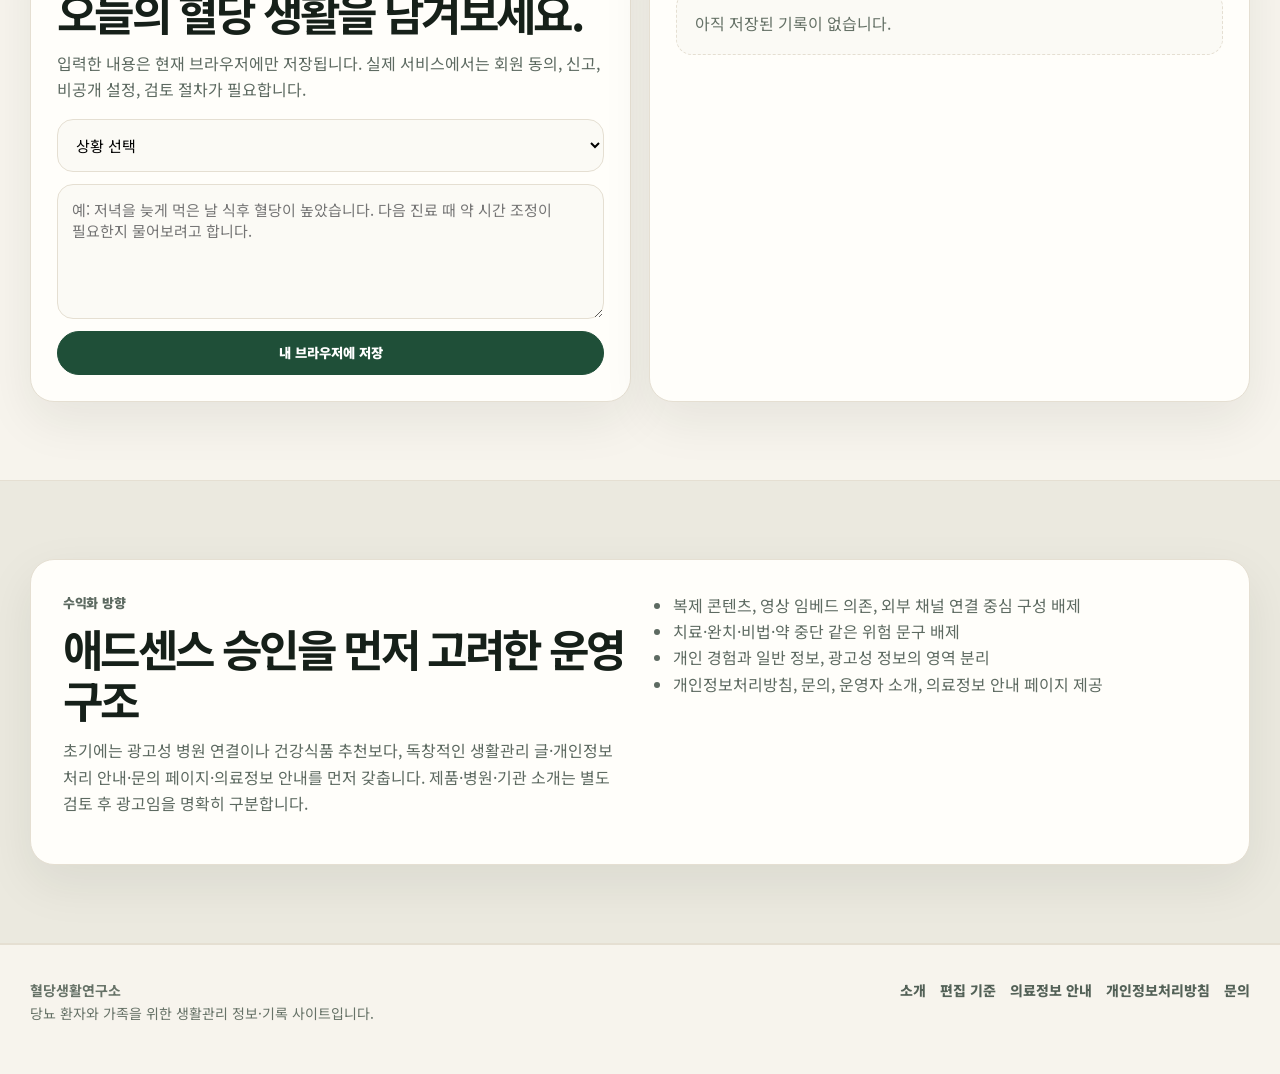
<file: home.html>
<!doctype html>
<html lang="ko">
<head>
  <meta charset="utf-8" />
  <meta name="viewport" content="width=device-width, initial-scale=1" />
  <title>혈당생활연구소 | 당뇨 환자와 가족을 위한 생활관리 기록</title>
  <meta name="description" content="당뇨 환자와 가족이 혈당, 식사, 운동, 약, 진료 준비를 생활 속에서 정리하도록 돕는 독창적인 정보 제공 및 기록형 커뮤니티입니다." />
  <meta name="robots" content="index,follow" />
  <link rel="canonical" href="https://diabetes-chi-jade.vercel.app/" />
  <link rel="preconnect" href="https://fonts.googleapis.com">
  <link rel="preconnect" href="https://fonts.gstatic.com" crossorigin>
  <link href="https://fonts.googleapis.com/css2?family=Noto+Sans+KR:wght@400;500;700;800;900&display=swap" rel="stylesheet">
  <link rel="stylesheet" href="/assets/site.css" />
</head>
<body>
  <header class="site-header">
    <div class="wrap nav">
      <a class="brand" href="/" aria-label="혈당생활연구소 홈">
        <span class="brand-mark">혈</span>
        <span><strong>혈당생활연구소</strong><small>당뇨살림 프로젝트</small></span>
      </a>
      <nav class="nav-links" aria-label="주요 메뉴">
        <a href="#guide">생활가이드</a>
        <a href="#questions">질문기록</a>
        <a href="#cases">사례지도</a>
        <a href="#evidence">근거노트</a>
        <a href="#community">기록함</a>
      </nav>
      <a class="nav-cta" href="#community">내 기록 남기기</a>
    </div>
  </header>

  <main>
    <section class="hero">
      <div class="wrap hero-grid">
        <div class="hero-copy">
          <p class="overline">당뇨 환자와 가족을 위한 생활관리 기록</p>
          <h1>혈당 수치보다 먼저, 하루가 무너지는 지점을 봅니다.</h1>
          <p class="hero-text">당뇨는 검사표에 적힌 숫자로 시작되지만 실제 어려움은 식사, 일, 가족, 약 복용, 운동, 병원 질문 사이에서 생깁니다. 이곳은 특정 치료법을 권하지 않고, 반복되는 생활 문제를 정확한 사실과 개인 기록으로 정리합니다.</p>
          <div class="hero-actions">
            <a class="btn primary" href="#guide">처음 온 사람용 가이드</a>
            <a class="btn" href="#questions">다른 사람의 질문 보기</a>
          </div>
        </div>
        <aside class="hero-card" aria-label="사이트 원칙">
          <span>편집 방향</span>
          <strong>검색으로 겁먹게 하지 않고, 병원에서 물어볼 말을 정리하게 합니다.</strong>
          <p>진단·처방·약 변경은 담당 의료진의 영역입니다. 이 사이트는 생활을 기록하고 질문을 정리하는 데 집중합니다.</p>
        </aside>
      </div>
    </section>

    <section class="quick-panel wrap" aria-label="빠른 탐색">
      <button class="quick active" data-filter="all">전체</button>
      <button class="quick" data-filter="first">처음 진단</button>
      <button class="quick" data-filter="meal">식사</button>
      <button class="quick" data-filter="number">혈당수치</button>
      <button class="quick" data-filter="medicine">약 복용</button>
      <button class="quick" data-filter="risk">위험신호</button>
      <button class="quick" data-filter="family">가족</button>
    </section>

    <section class="section" id="guide">
      <div class="wrap split-head">
        <div>
          <p class="overline">생활가이드</p>
          <h2>처음 환자도, 오래 앓은 사람도 다시 확인해야 할 6가지</h2>
        </div>
        <p class="section-copy">모든 글은 이 사이트에서 새로 쓴 원문입니다. 외부 글이나 영상의 문장·구성·썸네일을 복제하지 않습니다.</p>
      </div>
      <div class="wrap guide-grid" id="guideGrid">
        <article class="guide-card" data-cat="first number">
          <span class="tag">처음 진단</span>
          <h3>진단 직후 가장 먼저 해야 할 일은 ‘겁먹기’가 아니라 기록 방식 정하기입니다.</h3>
          <p>처음에는 혈당계 숫자 하나가 인생 전체를 판정하는 것처럼 느껴집니다. 하지만 한 번의 수치보다 중요한 것은 같은 조건에서 반복해서 적는 기록입니다. 아침 공복, 식후 2시간, 운동 여부, 전날 수면을 같은 형식으로 적으면 병원에서 훨씬 구체적인 상담을 받을 수 있습니다.</p>
          <ul>
            <li>공복·식후 기록 시간을 먼저 정합니다.</li>
            <li>먹은 음식의 이름보다 양과 시간부터 적습니다.</li>
            <li>약을 임의로 줄이거나 끊지 않습니다.</li>
          </ul>
        </article>
        <article class="guide-card" data-cat="meal number">
          <span class="tag">식사</span>
          <h3>당뇨 식사는 ‘못 먹는 목록’이 아니라 ‘내 혈당을 올리는 조합’을 찾는 과정입니다.</h3>
          <p>같은 밥 한 공기라도 수면, 스트레스, 반찬 구성, 식사 속도에 따라 식후 혈당 반응이 달라질 수 있습니다. 그래서 무조건 금지 목록을 만드는 것보다 자주 먹는 식사를 기준으로 내 몸의 반응을 확인하는 편이 오래 갑니다.</p>
          <ul>
            <li>식사 사진과 식후 2시간 기록을 함께 남깁니다.</li>
            <li>주식, 단백질, 채소, 간식 시간을 분리해서 봅니다.</li>
            <li>과장된 ‘혈당 잡는 음식’ 표현을 경계합니다.</li>
          </ul>
        </article>
        <article class="guide-card" data-cat="medicine first">
          <span class="tag">약 복용</span>
          <h3>약을 시작했다는 것은 실패가 아니라 관리 도구가 하나 늘어난 것입니다.</h3>
          <p>많은 사람이 약을 시작하는 순간 자책합니다. 그러나 약물치료는 생활관리를 포기했다는 뜻이 아닙니다. 약 복용 시간, 식사 시간, 저혈당 느낌, 빠뜨린 날의 이유를 기록하면 치료 조정에 필요한 단서가 됩니다.</p>
          <ul>
            <li>약 이름과 복용 시간을 개인 기록에 남깁니다.</li>
            <li>빠뜨린 날은 숨기지 말고 이유를 적습니다.</li>
            <li>부작용 의심은 중단보다 상담이 먼저입니다.</li>
          </ul>
        </article>
        <article class="guide-card" data-cat="risk number">
          <span class="tag">위험신호</span>
          <h3>무서운 것은 높은 수치 하나가 아니라, 작은 신호를 오래 넘기는 습관입니다.</h3>
          <p>발 상처가 잘 낫지 않거나, 감각이 둔해지거나, 시야가 반복해서 흐려지는 일은 ‘나이 탓’으로 넘기기 쉽습니다. 당뇨 관리에서는 이런 신호를 미리 기록해서 진료 때 말하는 것이 중요합니다.</p>
          <ul>
            <li>발 상처·감각 변화는 사진과 날짜를 남깁니다.</li>
            <li>시야 흐림, 소변 변화, 반복 저혈당은 따로 표시합니다.</li>
            <li>증상이 반복되면 인터넷 답변보다 진료 예약이 우선입니다.</li>
          </ul>
        </article>
        <article class="guide-card" data-cat="family">
          <span class="tag">가족</span>
          <h3>가족의 잔소리는 대개 사랑에서 시작되지만, 환자에게는 감시처럼 들립니다.</h3>
          <p>당뇨는 가족 식탁 전체를 바꿉니다. 가족이 해야 할 일은 음식을 빼앗는 것이 아니라 기록을 같이 보고 다음 식사를 덜 힘들게 만드는 것입니다. 환자는 혼나는 사람이 아니라 함께 조정하는 사람이어야 합니다.</p>
          <ul>
            <li>“먹지 마”보다 “어떻게 바꿔볼까”가 오래 갑니다.</li>
            <li>가족도 같은 식탁 기준을 일부 공유합니다.</li>
            <li>수치가 나쁜 날을 인격 문제로 만들지 않습니다.</li>
          </ul>
        </article>
        <article class="guide-card" data-cat="first risk medicine">
          <span class="tag">진료 준비</span>
          <h3>좋은 진료는 병원에 도착하기 전에 이미 절반이 결정됩니다.</h3>
          <p>진료실에서는 시간이 짧습니다. 그래서 “요즘 안 좋아요”보다 “지난 2주간 식후 저녁 혈당이 자주 높았고, 야식이 있던 날과 겹쳤습니다”처럼 말할 준비가 필요합니다.</p>
          <ul>
            <li>최근 2주 기록을 한 장으로 요약합니다.</li>
            <li>약을 빠뜨린 날, 저혈당 느낌, 식사 변화를 표시합니다.</li>
            <li>이번 진료에서 꼭 물어볼 질문 3개만 정합니다.</li>
          </ul>
        </article>
      </div>
    </section>

    <section class="section soft" id="questions">
      <div class="wrap board-layout">
        <aside class="board-side">
          <p class="overline">질문기록</p>
          <h2>비슷한 질문이 모이면, 다음 사람의 준비물이 됩니다.</h2>
          <p>아래 질문은 실제 운영 방향을 보여주기 위해 새로 작성한 예시입니다. 특정 개인의 사연을 가져오거나 다른 사이트의 글을 옮기지 않았습니다.</p>
          <label class="search-box"><span>찾기</span><input id="boardSearch" type="search" placeholder="예: 공복, 회식, 저혈당, 발저림"></label>
        </aside>
        <div class="thread-list" id="threadList"></div>
      </div>
    </section>

    <section class="section" id="cases">
      <div class="wrap split-head">
        <div>
          <p class="overline">사례지도</p>
          <h2>초기 환자부터 위험 단계까지, 생활에서 흔히 갈라지는 길</h2>
        </div>
        <p class="section-copy">사례는 진단명이 아니라 상황입니다. 내 상황과 비슷한 지점을 찾아 병원에서 물어볼 질문으로 바꾸는 것이 목적입니다.</p>
      </div>
      <div class="wrap case-grid">
        <article class="case-card"><b>1</b><h3>처음 진단받은 사람</h3><p>수치보다 먼저 혼란이 옵니다. 이 단계에서는 완벽한 식단보다 기록 습관을 만드는 것이 우선입니다.</p></article>
        <article class="case-card"><b>2</b><h3>생활이 자주 무너지는 사람</h3><p>회식, 야근, 수면 부족, 스트레스가 혈당 기록과 함께 움직이는지 확인해야 합니다.</p></article>
        <article class="case-card"><b>3</b><h3>약을 시작한 사람</h3><p>약이 늘었다고 실패가 아닙니다. 복용 시간과 식사 패턴을 같이 봐야 합니다.</p></article>
        <article class="case-card"><b>4</b><h3>합병증이 걱정되는 사람</h3><p>눈, 발, 콩팥, 신경 증상은 미루지 않고 일정표로 관리해야 합니다.</p></article>
        <article class="case-card"><b>5</b><h3>위험 신호를 넘기는 사람</h3><p>반복 저혈당, 발 상처, 시야 흐림, 심한 피로는 커뮤니티 답변보다 진료가 먼저입니다.</p></article>
      </div>
    </section>

    <section class="section soft" id="evidence">
      <div class="wrap evidence-layout">
        <div>
          <p class="overline">근거노트</p>
          <h2>글은 새로 쓰되, 기준은 공신력 있는 자료를 확인합니다.</h2>
          <p>여기 있는 설명은 외부 문장을 복사하지 않고 새로 풀어 쓴 내용입니다. 단, 진단 기준·식사요법·운동요법 같은 핵심 사실은 공신력 있는 자료를 확인해 작성합니다.</p>
        </div>
        <div class="evidence-list">
          <article><h3>진단 기준은 병원 검사로 확인합니다.</h3><p>공복혈당, 경구당부하검사, 당화혈색소 같은 검사는 의료기관에서 해석해야 합니다. 집에서 잰 혈당은 상담 자료이지 단독 진단 근거가 아닙니다.</p><a href="https://www.diabetes.or.kr/general/class/index.php" rel="noopener" target="_blank">대한당뇨병학회 일반인 자료</a></article>
          <article><h3>식사는 ‘특정 음식’보다 전체 패턴이 중요합니다.</h3><p>당뇨 식사는 규칙성, 섭취량, 탄수화물의 양과 질, 지방·나트륨 섭취, 개인 혈당 반응을 함께 봐야 합니다.</p><a href="https://www.diabetes.or.kr/general/dietary/dietary_01.php" rel="noopener" target="_blank">식사요법 자료</a></article>
          <article><h3>운동은 혈당만이 아니라 생활 리듬을 바꿉니다.</h3><p>운동은 혈당 조절, 체중 관리, 심혈관 위험 관리, 스트레스 완화에 도움이 될 수 있지만 개인의 상태에 맞게 조정해야 합니다.</p><a href="https://www.diabetes.or.kr/general/exercise/exercise_01.php" rel="noopener" target="_blank">운동요법 자료</a></article>
          <article><h3>커뮤니티 답변은 처방이 아닙니다.</h3><p>비슷한 경험은 위로와 준비에 도움이 되지만, 약 변경·인슐린 조절·응급 증상 판단은 담당 의료진과 상의해야 합니다.</p><a href="/medical-disclaimer.html">이 사이트의 의료정보 안내</a></article>
        </div>
      </div>
    </section>

    <section class="section" id="community">
      <div class="wrap community-grid">
        <div class="record-panel">
          <p class="overline">개인 기록함</p>
          <h2>오늘의 혈당 생활을 남겨보세요.</h2>
          <p>입력한 내용은 현재 브라우저에만 저장됩니다. 실제 서비스에서는 회원 동의, 신고, 비공개 설정, 검토 절차가 필요합니다.</p>
          <form id="recordForm" class="record-form">
            <select id="recordType" required>
              <option value="">상황 선택</option>
              <option>처음 진단</option>
              <option>식사 후 혈당</option>
              <option>약 복용</option>
              <option>운동</option>
              <option>가족·감정</option>
              <option>병원 질문</option>
            </select>
            <textarea id="recordText" rows="5" placeholder="예: 저녁을 늦게 먹은 날 식후 혈당이 높았습니다. 다음 진료 때 약 시간 조정이 필요한지 물어보려고 합니다." required></textarea>
            <button class="btn primary" type="submit">내 브라우저에 저장</button>
          </form>
        </div>
        <div class="my-records">
          <h3>내가 남긴 기록</h3>
          <div id="myRecords" class="empty">아직 저장된 기록이 없습니다.</div>
        </div>
      </div>
    </section>

    <section class="section soft">
      <div class="wrap monetize">
        <div>
          <p class="overline">수익화 방향</p>
          <h2>애드센스 승인을 먼저 고려한 운영 구조</h2>
          <p>초기에는 광고성 병원 연결이나 건강식품 추천보다, 독창적인 생활관리 글·개인정보 처리 안내·문의 페이지·의료정보 안내를 먼저 갖춥니다. 제품·병원·기관 소개는 별도 검토 후 광고임을 명확히 구분합니다.</p>
        </div>
        <ul>
          <li>복제 콘텐츠, 영상 임베드 의존, 외부 채널 연결 중심 구성 배제</li>
          <li>치료·완치·비법·약 중단 같은 위험 문구 배제</li>
          <li>개인 경험과 일반 정보, 광고성 정보의 영역 분리</li>
          <li>개인정보처리방침, 문의, 운영자 소개, 의료정보 안내 페이지 제공</li>
        </ul>
      </div>
    </section>
  </main>

  <footer class="site-footer">
    <div class="wrap footer-grid">
      <div>
        <strong>혈당생활연구소</strong>
        <p>당뇨 환자와 가족을 위한 생활관리 정보·기록 사이트입니다.</p>
      </div>
      <nav>
        <a href="/about.html">소개</a>
        <a href="/editorial-policy.html">편집 기준</a>
        <a href="/medical-disclaimer.html">의료정보 안내</a>
        <a href="/privacy.html">개인정보처리방침</a>
        <a href="/contact.html">문의</a>
      </nav>
    </div>
  </footer>
  <script src="/assets/site.js"></script>
</body>
</html>
</file>
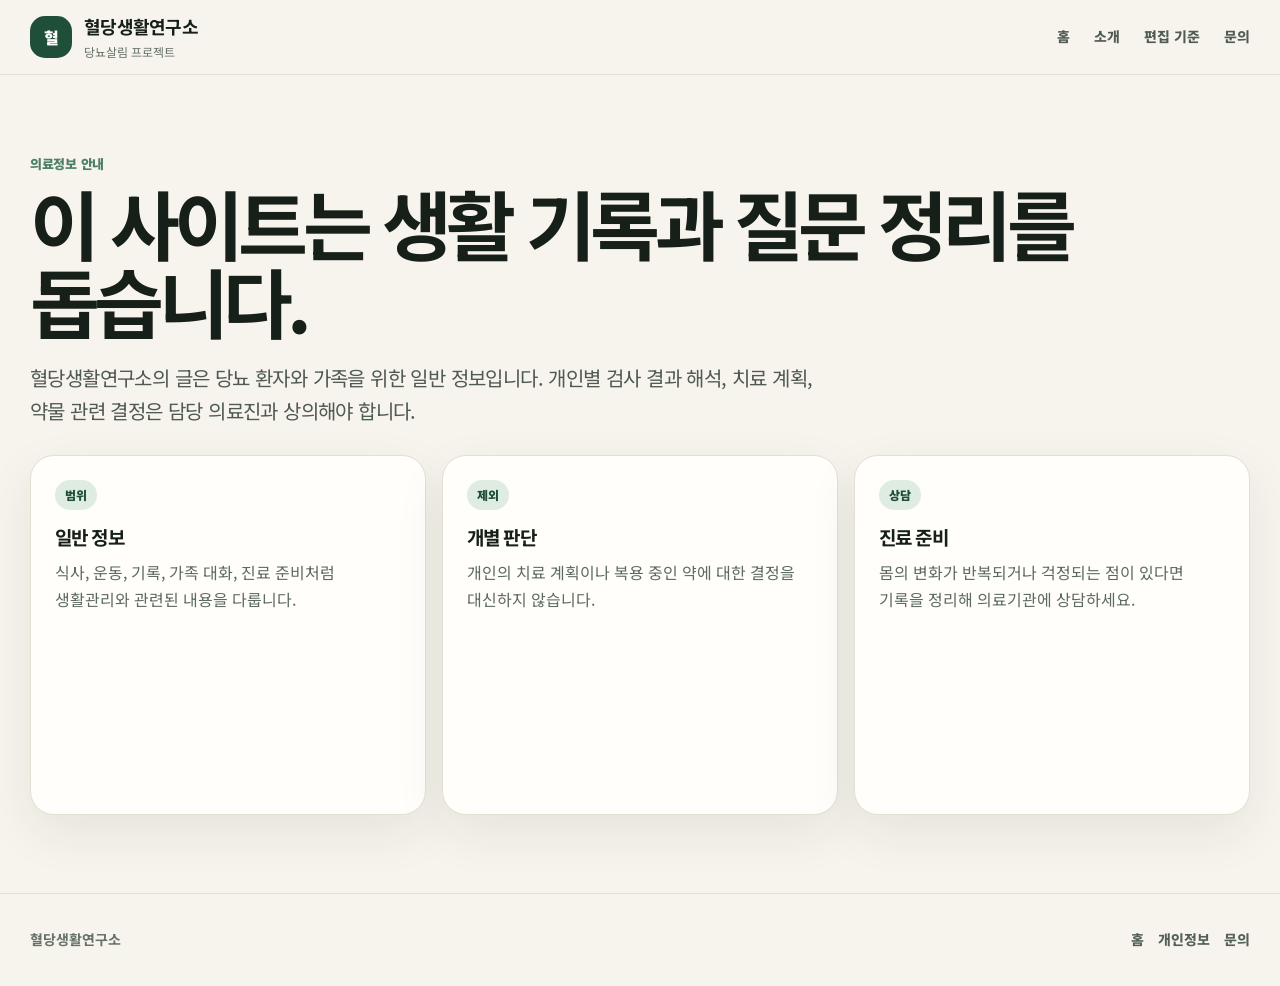
<file: medical-disclaimer.html>
<!doctype html><html lang="ko"><head><meta charset="utf-8"><meta name="viewport" content="width=device-width,initial-scale=1"><title>의료정보 안내 | 혈당생활연구소</title><meta name="description" content="혈당생활연구소의 정보 제공 범위와 한계를 안내합니다."><link rel="preconnect" href="https://fonts.googleapis.com"><link rel="preconnect" href="https://fonts.gstatic.com" crossorigin><link href="https://fonts.googleapis.com/css2?family=Noto+Sans+KR:wght@400;500;700;800;900&display=swap" rel="stylesheet"><link rel="stylesheet" href="/assets/site.css"></head><body><header class="site-header"><div class="wrap nav"><a class="brand" href="/"><span class="brand-mark">혈</span><span><strong>혈당생활연구소</strong><small>당뇨살림 프로젝트</small></span></a><nav class="nav-links"><a href="/">홈</a><a href="/about.html">소개</a><a href="/editorial-policy.html">편집 기준</a><a href="/contact.html">문의</a></nav></div></header><main class="section"><div class="wrap"><p class="overline">의료정보 안내</p><h1>이 사이트는 생활 기록과 질문 정리를 돕습니다.</h1><p class="hero-text">혈당생활연구소의 글은 당뇨 환자와 가족을 위한 일반 정보입니다. 개인별 검사 결과 해석, 치료 계획, 약물 관련 결정은 담당 의료진과 상의해야 합니다.</p><div class="guide-grid" style="margin-top:28px"><article class="guide-card"><span class="tag">범위</span><h3>일반 정보</h3><p>식사, 운동, 기록, 가족 대화, 진료 준비처럼 생활관리와 관련된 내용을 다룹니다.</p></article><article class="guide-card"><span class="tag">제외</span><h3>개별 판단</h3><p>개인의 치료 계획이나 복용 중인 약에 대한 결정을 대신하지 않습니다.</p></article><article class="guide-card"><span class="tag">상담</span><h3>진료 준비</h3><p>몸의 변화가 반복되거나 걱정되는 점이 있다면 기록을 정리해 의료기관에 상담하세요.</p></article></div></div></main><footer class="site-footer"><div class="wrap footer-grid"><strong>혈당생활연구소</strong><nav><a href="/">홈</a><a href="/privacy.html">개인정보</a><a href="/contact.html">문의</a></nav></div></footer></body></html>
</file>
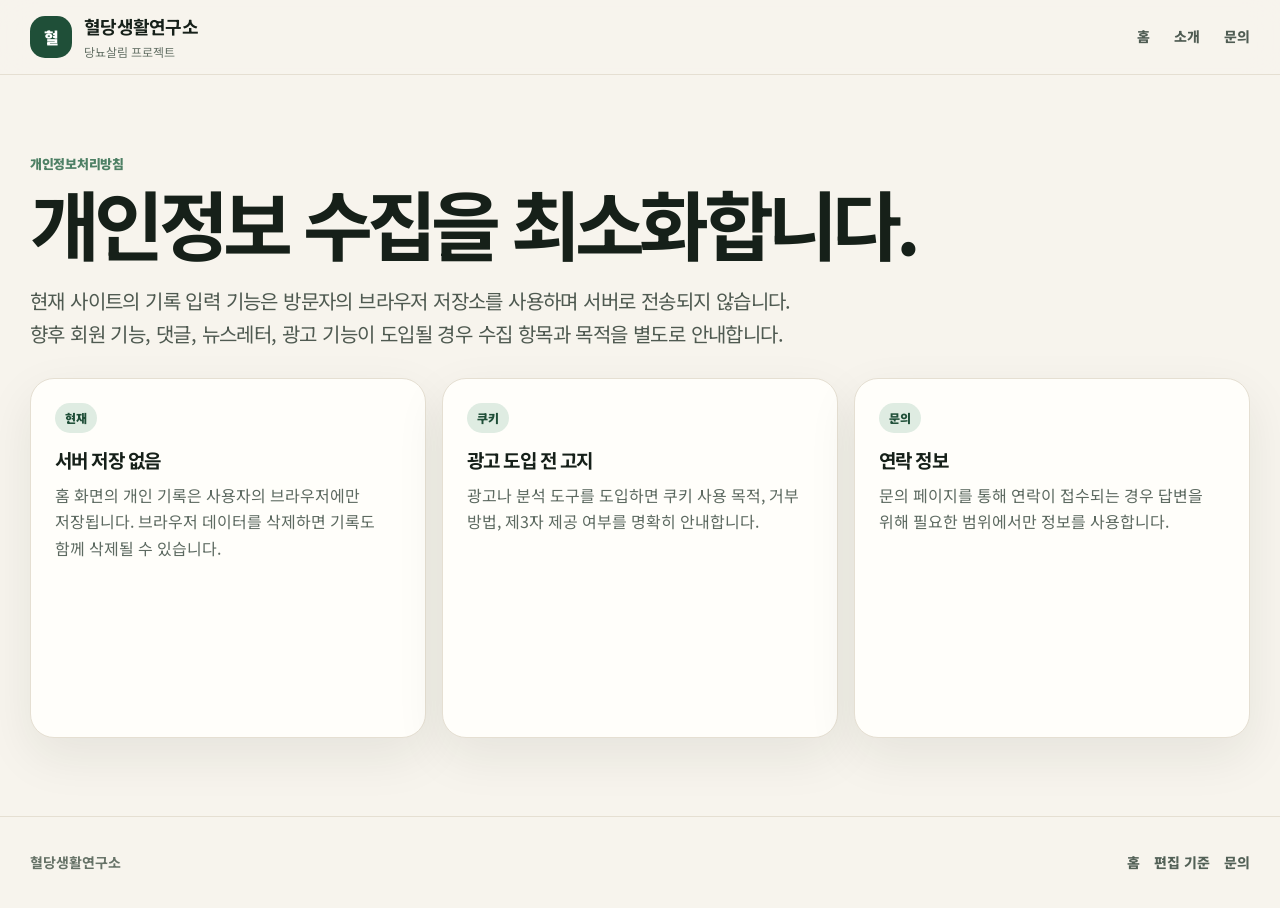
<file: privacy.html>
<!doctype html><html lang="ko"><head><meta charset="utf-8"><meta name="viewport" content="width=device-width,initial-scale=1"><title>개인정보처리방침 | 혈당생활연구소</title><meta name="description" content="혈당생활연구소의 개인정보 처리 방침입니다."><link rel="preconnect" href="https://fonts.googleapis.com"><link rel="preconnect" href="https://fonts.gstatic.com" crossorigin><link href="https://fonts.googleapis.com/css2?family=Noto+Sans+KR:wght@400;500;700;800;900&display=swap" rel="stylesheet"><link rel="stylesheet" href="/assets/site.css"></head><body><header class="site-header"><div class="wrap nav"><a class="brand" href="/"><span class="brand-mark">혈</span><span><strong>혈당생활연구소</strong><small>당뇨살림 프로젝트</small></span></a><nav class="nav-links"><a href="/">홈</a><a href="/about.html">소개</a><a href="/contact.html">문의</a></nav></div></header><main class="section"><div class="wrap"><p class="overline">개인정보처리방침</p><h1>개인정보 수집을 최소화합니다.</h1><p class="hero-text">현재 사이트의 기록 입력 기능은 방문자의 브라우저 저장소를 사용하며 서버로 전송되지 않습니다. 향후 회원 기능, 댓글, 뉴스레터, 광고 기능이 도입될 경우 수집 항목과 목적을 별도로 안내합니다.</p><div class="guide-grid" style="margin-top:28px"><article class="guide-card"><span class="tag">현재</span><h3>서버 저장 없음</h3><p>홈 화면의 개인 기록은 사용자의 브라우저에만 저장됩니다. 브라우저 데이터를 삭제하면 기록도 함께 삭제될 수 있습니다.</p></article><article class="guide-card"><span class="tag">쿠키</span><h3>광고 도입 전 고지</h3><p>광고나 분석 도구를 도입하면 쿠키 사용 목적, 거부 방법, 제3자 제공 여부를 명확히 안내합니다.</p></article><article class="guide-card"><span class="tag">문의</span><h3>연락 정보</h3><p>문의 페이지를 통해 연락이 접수되는 경우 답변을 위해 필요한 범위에서만 정보를 사용합니다.</p></article></div></div></main><footer class="site-footer"><div class="wrap footer-grid"><strong>혈당생활연구소</strong><nav><a href="/">홈</a><a href="/editorial-policy.html">편집 기준</a><a href="/contact.html">문의</a></nav></div></footer></body></html>
</file>
<file: assets/site.css>
:root{--bg:#f7f4ed;--paper:#fffefa;--ink:#162019;--muted:#667267;--line:#e5dfd2;--soft:#ebe9df;--green:#1f4f38;--green2:#4e8065;--mint:#dfece2;--sand:#f1e1bd;--warn:#7f3e2f;--blue:#315a75;--shadow:0 18px 50px rgba(22,32,25,.08);--r:24px}*{box-sizing:border-box}html{scroll-behavior:smooth}body{margin:0;background:var(--bg);color:var(--ink);font-family:'Noto Sans KR',system-ui,sans-serif;line-height:1.65;word-break:keep-all}a{color:inherit;text-decoration:none}button,input,select,textarea{font-family:inherit}.wrap{width:min(1220px,calc(100% - 36px));margin:auto}.site-header{position:sticky;top:0;z-index:40;background:rgba(247,244,237,.92);backdrop-filter:blur(16px);border-bottom:1px solid var(--line)}.nav{height:74px;display:flex;align-items:center;justify-content:space-between;gap:22px}.brand{display:flex;gap:12px;align-items:center}.brand-mark{width:42px;height:42px;border-radius:15px;background:var(--green);color:white;display:grid;place-items:center;font-weight:900}.brand strong{display:block;font-size:18px;letter-spacing:-.04em}.brand small{display:block;color:var(--muted);font-size:12px}.nav-links{display:flex;gap:24px;color:#4f5c53;font-size:14px;font-weight:800}.nav-cta,.btn{border:1px solid var(--line);border-radius:999px;min-height:44px;padding:0 17px;display:inline-flex;align-items:center;justify-content:center;font-weight:900;background:white}.btn.primary,.nav-cta{background:var(--green);border-color:var(--green);color:white}.hero{padding:56px 0 28px}.hero-grid{display:grid;grid-template-columns:minmax(0,1.25fr) 390px;gap:20px}.hero-copy,.hero-card,.guide-card,.thread,.case-card,.record-panel,.my-records,.monetize,.evidence-list article,.board-side{background:var(--paper);border:1px solid var(--line);border-radius:var(--r);box-shadow:var(--shadow)}.hero-copy{padding:clamp(32px,6vw,62px);border-radius:34px}.overline{margin:0 0 10px;color:var(--green2);font-size:13px;font-weight:900;letter-spacing:-.02em}h1,h2,h3,p{margin-top:0}h1{font-size:clamp(42px,6vw,76px);line-height:1.02;letter-spacing:-.075em;margin-bottom:22px}h2{font-size:clamp(27px,4vw,44px);line-height:1.16;letter-spacing:-.06em;margin-bottom:12px}h3{font-size:19px;line-height:1.38;letter-spacing:-.045em;margin-bottom:9px}.hero-text{font-size:20px;color:#4f5a51;max-width:800px;letter-spacing:-.03em}.hero-actions{display:flex;gap:10px;flex-wrap:wrap;margin-top:26px}.hero-card{background:#20372a;color:white;padding:28px;display:grid;align-content:center}.hero-card span{color:#c6dacb;font-size:13px;font-weight:900}.hero-card strong{display:block;margin:18px 0;font-size:28px;line-height:1.3;letter-spacing:-.055em}.hero-card p{color:#dbe7de;margin-bottom:0}.quick-panel{background:rgba(255,255,255,.72);border:1px solid var(--line);border-radius:22px;padding:10px;display:flex;gap:8px;overflow:auto;box-shadow:var(--shadow)}.quick{white-space:nowrap;border:1px solid var(--line);background:white;color:#4d5a51;border-radius:999px;padding:10px 14px;font-weight:900;cursor:pointer}.quick.active{background:var(--green);border-color:var(--green);color:white}.section{padding:78px 0}.section.soft{background:var(--soft);border-top:1px solid var(--line);border-bottom:1px solid var(--line)}.split-head{display:flex;justify-content:space-between;gap:38px;align-items:end;margin-bottom:24px}.section-copy{color:var(--muted);max-width:480px;margin-bottom:0}.guide-grid{display:grid;grid-template-columns:repeat(3,1fr);gap:16px}.guide-card{padding:24px;min-height:360px;display:flex;flex-direction:column}.guide-card p,.guide-card li,.thread p,.case-card p,.evidence-list p,.record-panel p,.monetize p,.monetize li,.board-side p{color:#5d6a61}.guide-card ul{padding-left:18px;margin-top:auto;margin-bottom:0}.tag{display:inline-flex;align-self:flex-start;background:var(--mint);color:var(--green);border-radius:999px;padding:5px 10px;font-size:12px;font-weight:900;margin-bottom:14px}.board-layout{display:grid;grid-template-columns:330px minmax(0,1fr);gap:18px;align-items:start}.board-side{position:sticky;top:94px;padding:24px}.search-box{margin-top:20px;border:1px solid var(--line);border-radius:16px;padding:10px 12px;display:flex;gap:8px;background:#fbfaf5;color:var(--muted);font-size:13px}.search-box input{width:100%;border:0;background:transparent;outline:0;font-size:15px}.thread-list{display:grid;gap:14px}.thread{padding:22px}.thread-top{display:flex;justify-content:space-between;gap:18px;align-items:flex-start}.thread-meta{display:flex;gap:6px;flex-wrap:wrap;margin-bottom:10px}.pill{display:inline-flex;align-items:center;min-height:24px;padding:0 9px;border-radius:999px;background:var(--mint);color:var(--green);font-size:12px;font-weight:900}.pill.sand{background:var(--sand);color:#71521d}.pill.warn{background:#f2ded7;color:var(--warn)}.thread-actions{display:flex;gap:8px;flex-wrap:wrap;border-top:1px solid var(--line);padding-top:14px}.mini{border:1px solid var(--line);background:#fbfaf5;border-radius:999px;padding:7px 11px;color:#505d54;font-size:13px;font-weight:900}.case-grid{display:grid;grid-template-columns:repeat(5,1fr);gap:14px}.case-card{padding:22px;min-height:250px}.case-card b{display:grid;place-items:center;width:42px;height:42px;border-radius:15px;background:var(--green);color:white;margin-bottom:18px}.evidence-layout{display:grid;grid-template-columns:350px minmax(0,1fr);gap:24px}.evidence-layout>div:first-child{position:sticky;top:94px}.evidence-layout p{color:var(--muted)}.evidence-list{display:grid;grid-template-columns:repeat(2,1fr);gap:14px}.evidence-list article{padding:22px}.evidence-list a{display:inline-flex;margin-top:8px;color:var(--green);font-weight:900;border-bottom:2px solid var(--mint)}.community-grid{display:grid;grid-template-columns:1fr 1fr;gap:18px}.record-panel,.my-records{padding:26px}.record-form{display:grid;gap:12px;margin-top:16px}.record-form select,.record-form textarea{width:100%;border:1px solid var(--line);border-radius:16px;padding:14px;background:#fbfaf5;outline:0;font-size:15px}.empty,.record-item{border:1px dashed var(--line);border-radius:16px;padding:18px;color:var(--muted);background:#fbfaf5}.record-item{border-style:solid;margin-bottom:10px}.record-item strong{display:block;color:var(--ink);margin-bottom:6px}.monetize{padding:32px;display:grid;grid-template-columns:1fr 1fr;gap:28px}.monetize ul{margin:0;padding-left:19px}.site-footer{padding:34px 0;border-top:1px solid var(--line);color:var(--muted);font-size:14px}.footer-grid{display:flex;justify-content:space-between;gap:24px}.footer-grid nav{display:flex;gap:14px;flex-wrap:wrap}.footer-grid nav a{font-weight:800;color:#536157}@media(max-width:980px){.nav-links{display:none}.hero-grid,.board-layout,.evidence-layout,.community-grid,.monetize{grid-template-columns:1fr}.board-side,.evidence-layout>div:first-child{position:static}.guide-grid{grid-template-columns:repeat(2,1fr)}.case-grid{grid-template-columns:repeat(2,1fr)}}@media(max-width:640px){.wrap{width:min(100% - 28px,1220px)}.nav{height:auto;padding:14px 0}.brand small,.nav-cta{display:none}.hero{padding:32px 0 20px}.hero-copy,.hero-card{border-radius:26px;padding:26px 20px}h1{font-size:40px}.hero-text{font-size:17px}.split-head,.thread-top,.footer-grid{display:block}.guide-grid,.case-grid,.evidence-list{grid-template-columns:1fr}.section{padding:54px 0}.quick-panel{border-radius:18px}}
</file>
